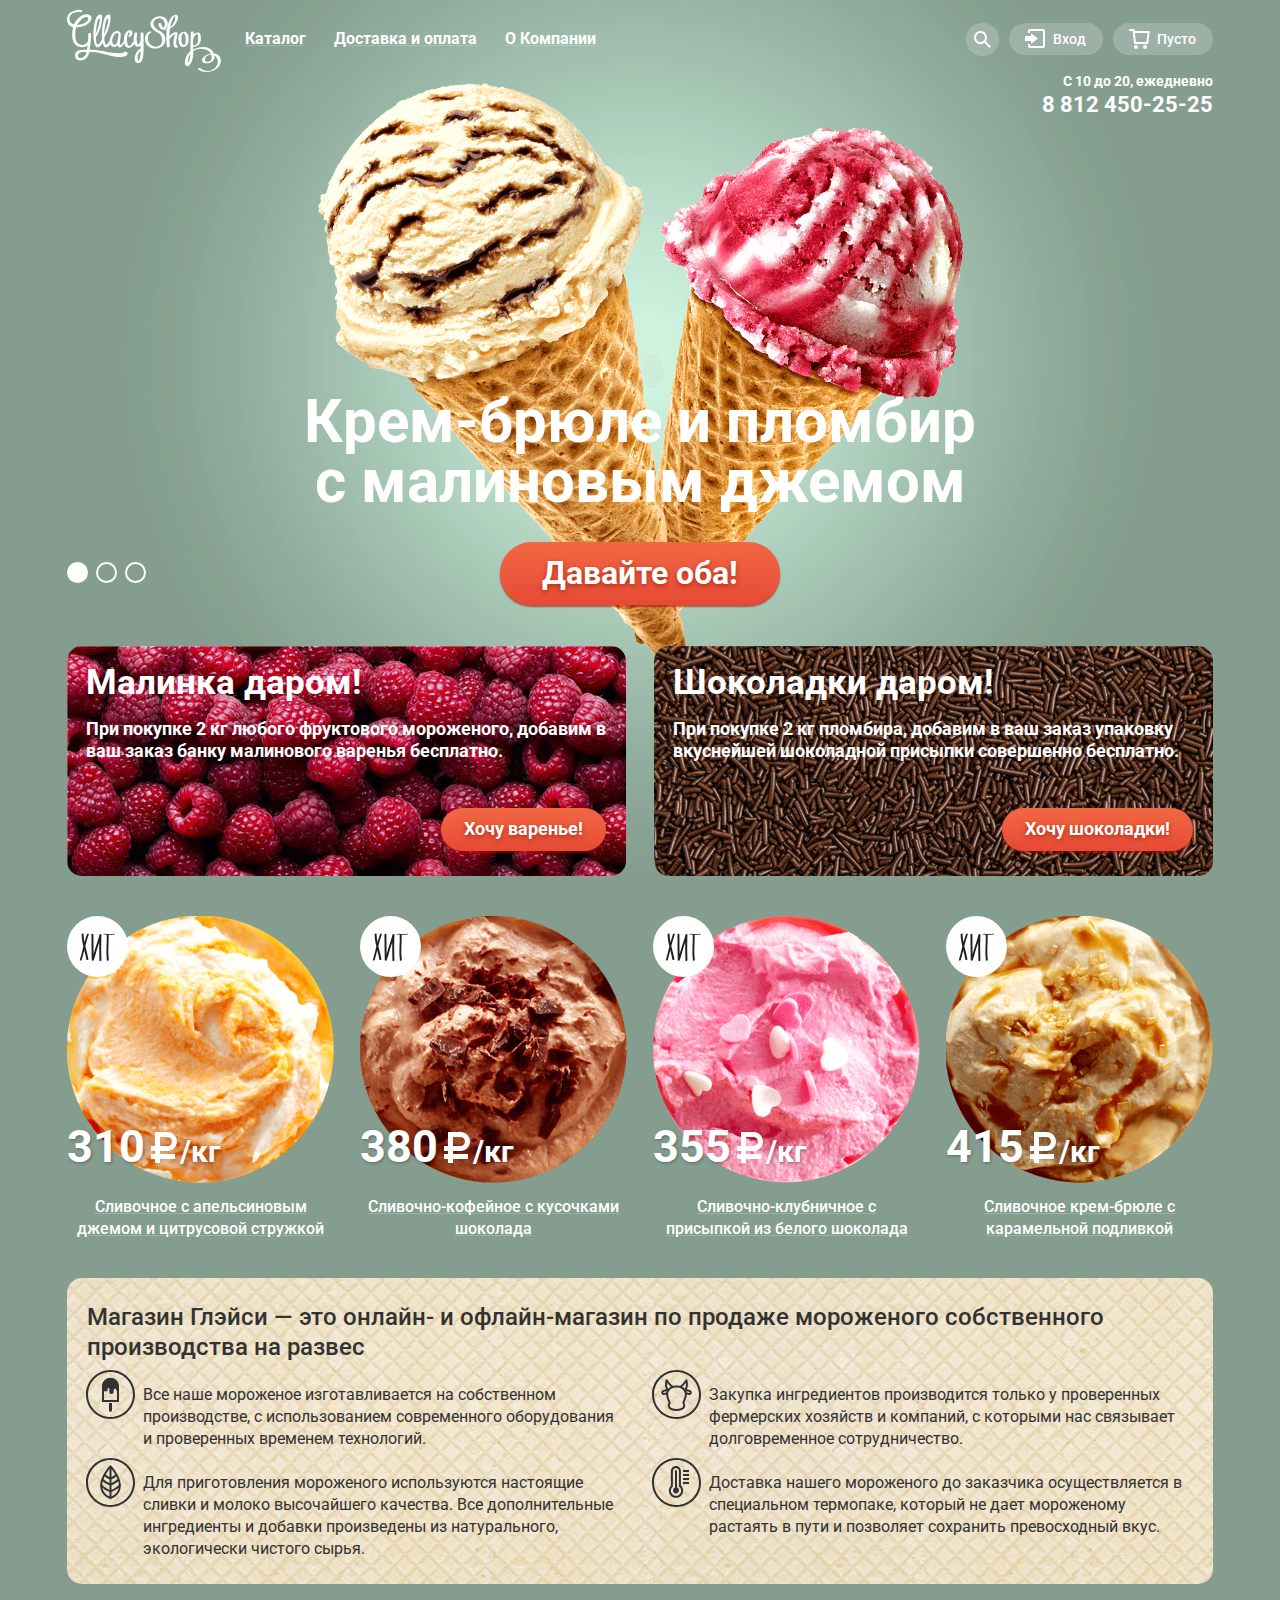
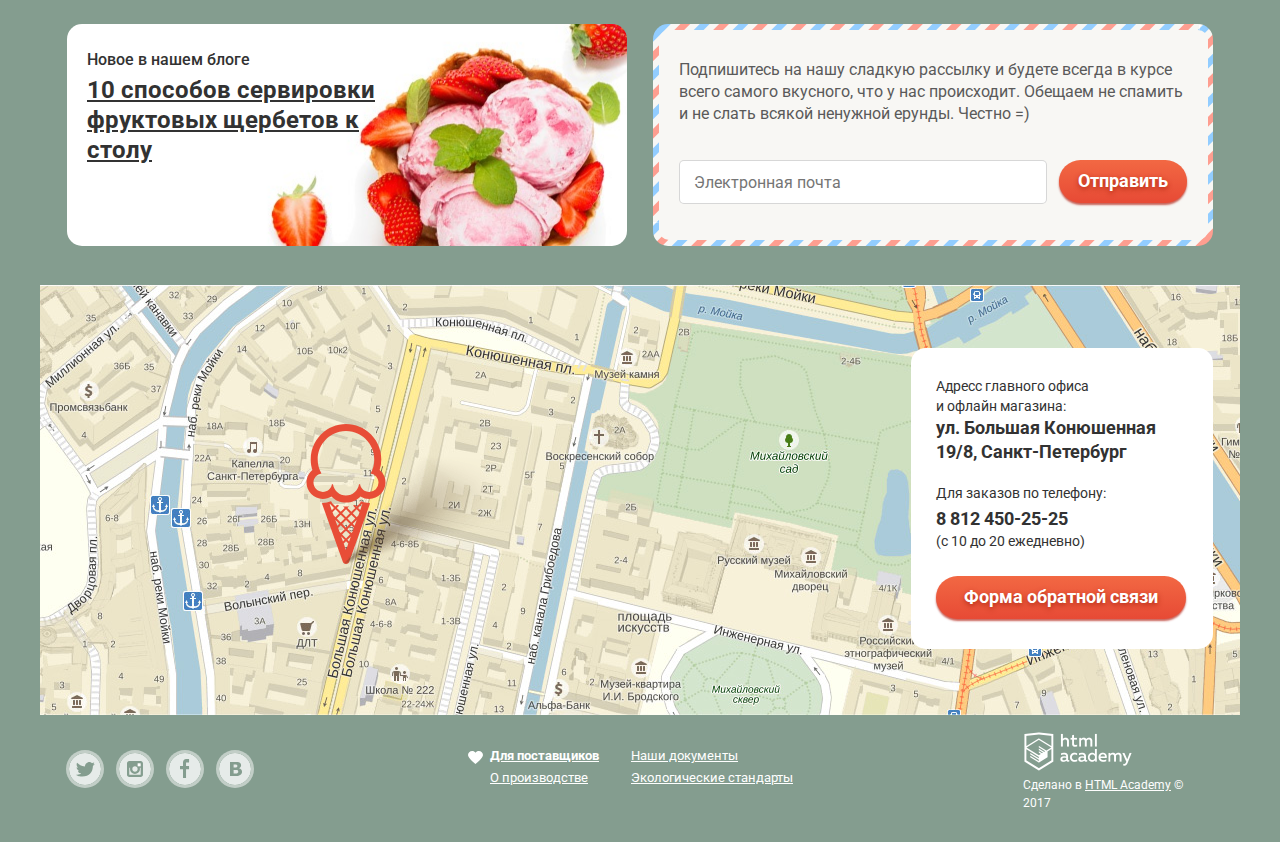
<file: index.html>
<!DOCTYPE html>
<html lang="ru">
  <head>
    <meta charset="utf-8">
    <title>HTML Academy: Глейси</title>
    <link href="https://fonts.googleapis.com/css?family=Roboto:400,500,700" rel="stylesheet">
    <link href="css/normalize-min.css" rel="stylesheet">
    <link href="css/style-min.css" rel="stylesheet">
  </head>
  <body>
    <input class="visually-hidden switch-slide-1" type="radio" id="switch-slide-1" name="switch" checked>
    <input class="visually-hidden switch-slide-2" type="radio" id="switch-slide-2" name="switch">
    <input class="visually-hidden switch-slide-3" type="radio" id="switch-slide-3" name="switch">

    <div class="site-wrapper">
      <header class="main-header container">

        <nav class="main-navigation">
          <a class="main-header-logo">
            <img src="img/logo-gllacy.svg" width="154" height="64" alt="Логотип GllacyShop">
          </a>

          <ul class="site-navigation">
            <li class="site-navigation-catalog">
              <a class="navigation-button" href="catalog.html">Каталог</a>
              <ul class="catalog-navigation">
                <li><a href="catalog-new.html">Новинки</a></li>
                <li><a href="catalog.html">Сливочное</a></li>
                <li><a href="catalog-sorbet.html">Щербеты</a></li>
                <li><a href="catalog-ice.html">Фруктовый лед</a></li>
                <li><a href="catalog-other.html">Мелорин</a></li>
              </ul>
            </li>
            <li><a class="navigation-button" href="#">Доставка и оплата</a></li>
            <li><a class="navigation-button" href="#">О Компании</a></li>
          </ul>

          <ul class="user-navigation">
            <li class="navigation-item-search">
              <a class="user-navigation-button search-button" href="#">
                <span class="visually-hidden">Поиск</span>
                <svg class="search-button-img" x="0px" y="0px" width="17px" height="17px" viewBox="0 0 17 17" enable-background="new 0 0 17 17" xml:space="preserve">
                	<path fill="#FFFFFF" d="M16.958,15.527L11.75,10.32C12.533,9.247,13,7.93,13,6.5C13,2.91,10.09,0,6.5,0S0,2.91,0,6.5
                		S2.91,13,6.5,13c1.438,0,2.763-0.473,3.839-1.263l5.205,5.204L16.958,15.527z M6.5,11C4.019,11,2,8.981,2,6.5S4.019,2,6.5,2
                		S11,4.019,11,6.5S8.981,11,6.5,11z"/>
                </svg>
              </a>
              <div class="navigation-search-form">
                <form class="search" method="get" action="https://echo.htmlacademy.ru">
                  <input type="search" class="nav-form search-form" name="nav-search" id="nav-search" placeholder="Что ищем?">
                  <label class="visually-hidden" for="nav-search">Что ищем?</label>
                </form>
              </div>
            </li>
            <li class="navigation-item-login">
              <a class="user-navigation-button login-batton" href="#">Вход
                <svg class="login-button-img" x="0px" y="0px" width="21px" height="19px" viewBox="0 0 21 19" enable-background="new 0 0 21 19" xml:space="preserve">
                	<polygon fill="#FFFFFF" points="6,14.875 12.917,9.5 6,4.125 6,7.042 -0.042,7.042 -0.042,11.959 6,11.959 	"/>
                	<path fill="#FFFFFF" d="M18,0H5C3.9,0,3,0.9,3,2v2h2V2h13v15H5v-2H3v2c0,1.1,0.9,2,2,2h13c1.1,0,2-0.9,2-2V2C20,0.9,19.1,0,18,0z"/>
                </svg>
              </a>
              <section class="navigation-login-form">
                <h2 class="visually-hidden">Войти</h2>
                <form class="login" method="get" action="https://echo.htmlacademy.ru">
                  <input type="email" class="nav-form login-form" name="login" id="login-login" placeholder="Электронная почта" required>
                  <label class="visually-hidden" for="login-login">Логин</label>

                  <input type="password" class="nav-form password-form" name="password" id="login-password" placeholder="Пароль" required>
                  <label class="visually-hidden" for="login-password">Пароль</label>

                  <button class="button login-button" type="button">Войти</button>
                  <p class="login-password-info">
                    <a href="#">Забыли пароль?</a>
                    <a href="#">Новая регистрация</a>
                  <p>
                </form>
              </section>
            </li>
            <li>
              <a class="user-navigation-button cart-batton" href="#">
                <span class="visually-hidden">Корзина</span>Пусто
              </a>
            </li>
          </ul>
        </nav>

        <div class="navigation-info">
          <p class="navigation-info-time">С 10 до 20, ежедневно</p>
          <a class="navigation-info-phone" href="tel:+78124502525">8 812 450-25-25</a>
        </div>

      </header>

      <main>
        <h1 class="visually-hidden">GllacyShop</h1>

        <section class="main-slider container">
          <h2 class="visually-hidden">Слайдер</h2>

          <div class="slider-controls">
            <label for="switch-slide-1">Первый</label>
            <label for="switch-slide-2">Второй</label>
            <label for="switch-slide-3">Третий</label>
          </div>

          <ul class="slider-list">
            <li class="slider-item slide slide-1" id="slide-1">
              <h3>Крем-брюле и пломбир с малиновым джемом</h3>
              <a class="button main-slider-button" href="catalog.html">Давайте оба!</a>
            </li>
            <li class="slider-item slide slide-2" id="slide-2">
              <h3>Шоколадный пломбир и лимонный сорбет</h3>
              <a class="button main-slider-button" href="catalog.html">Давайте оба!</a>
            </li>
            <li class="slider-item slide slide-3" id="slide-3">
              <h3>Пломбир с помадкой и клубничный щербет</h3>
              <a class="button main-slider-button" href="catalog.html">Давайте оба!</a>
            </li>
          </ul>
        </section>

        <section class="banner container">
          <div class="banner-item raspberry">
            <h3>Малинка даром!</h3>
            <p>При покупке 2 кг любого фруктового мороженого, добавим в ваш заказ банку малинового варенья бесплатно.</p>
            <a class="button banner-button" href="catalog.html">Хочу варенье!</a>
          </div>
          <div class="banner-item chocolate">
            <h3>Шоколадки даром!</h3>
            <p>При покупке 2 кг пломбира, добавим в ваш заказ упаковку вкуснейшей шоколадной присыпки совершенно бесплатно.</p>
            <a class="button banner-button" href="catalog.html">Хочу шоколадки!</a>
          </div>
        </section>

        <section class="catalog container">
          <h2 class="visually-hidden">Хиты</h2>
          <ul>
            <li class="main-catalog-item">
              <div class="catalog-item-body">
                <img class="catalog-item-image" src="img/product-1.png" width="267" height="267" alt="Сливочное с апельсиновым
                    джемом и цитрусовой стружкой">
                <p class="catalog-item-price">
                  <span class="price">310</span><span class="kilo">/кг</span>
                </p>
              </div>
              <a class="catalog-item-link" href="catalog.html">Сливочное с апельсиновым джемом и цитрусовой стружкой</a>
              <a class="button catalog-button" href="#">Быстрый просмотр</a>
            </li>
            <li class="main-catalog-item">
              <div class="catalog-item-body">
                <img class="catalog-item-image" src="img/product-2.png" width="267" height="267" alt="Сливочно-кофейное с
                    кусочками шоколада">
                <p class="catalog-item-price">
                  <span class="price">380</span><span class="kilo">/кг</span>
                </p>
              </div>
              <a class="catalog-item-link" href="catalog.html">Сливочно-кофейное с кусочками шоколада</a>
              <a class="button catalog-button" href="#">Быстрый просмотр</a>
            </li>
            <li class="main-catalog-item">
              <div class="catalog-item-body">
                <img class="catalog-item-image" src="img/product-3.png" width="267" height="267" alt="Сливочно-клубничное
                    с присыпкой из белого шоколада">
                <p class="catalog-item-price">
                  <span class="price">355</span><span class="kilo">/кг</span>
                </p>
              </div>
              <a class="catalog-item-link" href="catalog.html">Сливочно-клубничное с присыпкой из белого шоколада</a>
              <a class="button catalog-button" href="#">Быстрый просмотр</a>
            </li>
            <li class="main-catalog-item">
              <div class="catalog-item-body">
                <img class="catalog-item-image" src="img/product-4.png" width="267" height="267" alt="Сливочное крем-брюле
                    с карамельной подливкой">
                <p class="catalog-item-price">
                  <span class="price">415</span><span class="kilo">/кг</span>
                </p>
              </div>
              <a class="catalog-item-link" href="catalog.html">Сливочное крем-брюле с карамельной подливкой</a>
              <a class="button catalog-button" href="#">Быстрый просмотр</a>
            </li>
          </ul>
        </section>

        <section class="main-features container">
          <h2 class="visually-hidden">Особенности</h2>
          <h3>Магазин Глэйси — это онлайн- и офлайн-магазин по продаже мороженого собственного производства на развес</h3>
          <ul class="main-features-list">
            <li class="features-item features-item-1">
              Все наше мороженое изготавливается на собственном производстве, с использованием современного оборудования и
              проверенных временем технологий.
            </li>
            <li class="features-item features-item-2">
              Закупка ингредиентов производится только у проверенных фермерских хозяйств и компаний, с которыми нас связывает
              долговременное сотрудничество.
            </li>
            <li class="features-item features-item-3">
              Для приготовления мороженого используются настоящие сливки и молоко высочайшего качества. Все дополнительные
              ингредиенты и добавки произведены из натурального, экологически чистого сырья.
            </li>
            <li class="features-item features-item-4">
              Доставка нашего мороженого до заказчика осуществляется в специальном термопаке, который не дает мороженому растаять
              в пути и позволяет сохранить превосходный вкус.
            </li>
          </ul>
        </section>

        <div class="main-blog container">
          <section class="main-blog-item main-blog-preview">
            <h3>Новое в нашем блоге</h3>
            <a href="#">10 способов сервировки фруктовых щербетов к столу</a>
          </section>

          <section class="main-blog-item main-subscription">
            <div class="main-subscription-background">
              <h3 class="visually-hidden">Подписка</h3>
              <p>Подпишитесь на нашу сладкую рассылку и будете всегда в курсе всего самого вкусного, что у нас
                происходит. Обещаем не спамить и не слать всякой ненужной ерунды. Честно =)</p>
              <form class="login" method="get" action="https://echo.htmlacademy.ru">
                <input type="email" class="nav-form subscription-form" name="subscription-email" id="subscription-email" placeholder="Электронная почта" required>
                <label class="visually-hidden" for="subscription-email">Адресс электронной почты</label>
                <button class="button subscription-button" type="button">Отправить</button>
              </form>
            </div>
          </section>
        </div>

        <section class="main-map">
          <h2 class="visually-hidden">Карта</h2>
          <iframe src="https://yandex.ru/map-widget/v1/-/CBBqrGV60A">
          </iframe>
          <div class="main-map-container">
          <img src="img/map.jpg" width="1200" height="430" alt="Адрес главного офиса компании ул. Большая
            Конюшенная 19/8, Санкт-Петербург">
          <div class="main-map-info">
            <p class="map-info-adress">
              Адресс главного офиса <br> и офлайн магазина:<br>
              <span>ул. Большая Конюшенная<br>
              19/8, Санкт-Петербург</span>
            </p>
            <p class="map-info-phone">
              Для заказов по телефону:
              <span class="phone">8 812 450-25-25</span><br>
              (с 10 до 20 ежедневно)
            </p>
            <a class="button map-info-button" href="contacts.html">Форма обратной связи</a>
          </div>
        </div>
        </section>

      </main>
      <footer class="main-footer container">

        <ul class="footer-social">
          <li>
            <a class="social-button social-tw" href="#">
              <span class="visually-hidden">Twitter</span>
              <svg class="social-tw-icon" x="0px" y="0px" width="32px" height="32px" viewBox="0 0 32 32" enable-background="new 0 0 32 32" xml:space="preserve">
              	<path fill="#FFFFFF" d="M16,0C7.164,0,0,7.164,0,16c0,8.837,7.164,16,16,16c8.837,0,16-7.163,16-16C32,7.164,24.837,0,16,0z
              		 M23.944,12.809c-0.251,6.516-3.463,10.832-10.992,10.702c-0.14,0-0.205,0-0.233,0c-0.015,0-0.021,0-0.021,0
              		c-0.029,0-0.094,0-0.232,0c-0.447,0-4.543-0.443-5.344-1.823c2.479,0.19,4.247-0.406,5.12-1.136
              		c-1.048-0.289-2.923-0.461-3.251-2.848c0.384,0.104,0.618,0.221,1.299,0.113c-1.307-0.824-2.758-1.519-2.679-3.643
              		c0.311,0.317,1.164,0.518,1.46,0.457c-0.768-0.233-2.149-3.244-0.974-4.781c1.984,1.79,4.075,3.482,7.804,3.643
              		c0.227-2.214,1.24-3.699,3.168-4.325c1.84-0.479,3.255,0.26,3.901,1.138c0.737-0.224,1.453-0.466,2.193-0.685
              		c-0.004,0.833-0.569,1.463-0.935,1.709c0.747,0.165,1.423-0.475,1.423-0.475C25.467,11.818,24.557,12.58,23.944,12.809z"/>
              </svg>
            </a>
          </li>
          <li>
            <a class="social-button social-inst" href="#">
              <span class="visually-hidden">Instagram</span>
              <svg x="0px" y="0px" width="32px" height="32px" viewBox="0 0 32 32" enable-background="new 0 0 32 32" xml:space="preserve">
              	<path fill="#FFFFFF" d="M20.916,16c0,2.728-2.211,4.938-4.938,4.938S11.039,18.728,11.039,16c0-0.394,0.051-0.773,0.138-1.14
              		h-0.897v6.838h11.396V14.86h-0.897C20.865,15.227,20.916,15.606,20.916,16z"/>
              	<path fill="#FFFFFF" d="M15.978,18.659c1.466,0,2.659-1.193,2.659-2.659s-1.193-2.659-2.659-2.659
              		c-1.466,0-2.659,1.193-2.659,2.659S14.511,18.659,15.978,18.659z"/>
              	<rect x="18.637" y="10.302" fill="#FFFFFF" width="3.039" height="3.039"/>
              	<path fill="#FFFFFF" d="M16,0C7.164,0,0,7.164,0,16c0,8.837,7.164,16,16,16c8.837,0,16-7.163,16-16C32,7.164,24.837,0,16,0z
              		 M23.955,21.698c0,1.254-1.025,2.279-2.279,2.279H10.279C9.026,23.978,8,22.952,8,21.698V10.302c0-1.253,1.026-2.279,2.279-2.279
              		h11.396c1.254,0,2.279,1.026,2.279,2.279V21.698z"/>
              </svg>
            </a>
          </li>
          <li>
            <a class="social-button social-fb" href="#">
              <span class="visually-hidden">Facebook</span>
              <svg x="0px" y="0px" width="32px" height="32px" viewBox="0 0 32 32" enable-background="new 0 0 32 32" xml:space="preserve">
              <path fill="#FFFFFF" d="M16,0C7.164,0,0,7.163,0,16s7.164,16,16,16c8.837,0,16-7.164,16-16S24.837,0,16,0z M20.062,9.455h-3.021
              	v3.444h3.021v3.445h-3.021v8.61h-3.021v-8.61H11v-3.445h3.021V9.455c0-1.902,1.353-3.445,3.021-3.445h3.021V9.455z"/>
              </svg>
            </a>
          </li>
          <li>
            <a class="social-button social-vk" href="#">
              <span class="visually-hidden">ВКонтакте</span>
              <svg x="0px" y="0px" width="32px" height="32px" viewBox="0 0 32 32" enable-background="new 0 0 32 32" xml:space="preserve">
              	<path fill="#FFFFFF" d="M16.637,14.495c0.402-0.019,0.719-0.082,0.951-0.188c0.326-0.145,0.54-0.33,0.641-0.559
              		c0.101-0.229,0.15-0.496,0.15-0.797c0-0.232-0.058-0.465-0.174-0.697c-0.116-0.232-0.322-0.405-0.617-0.517
              		c-0.264-0.1-0.592-0.155-0.984-0.165c-0.392-0.009-0.943-0.014-1.652-0.014h-0.339v2.965h0.565
              		C15.749,14.523,16.235,14.514,16.637,14.495z"/>
              	<path fill="#FFFFFF" d="M18.118,17.084c-0.282-0.081-0.672-0.125-1.166-0.132c-0.494-0.006-1.012-0.009-1.55-0.009h-0.79v3.493
              		h0.264c1.014,0,1.74-0.003,2.18-0.009c0.438-0.007,0.843-0.088,1.212-0.245c0.377-0.157,0.633-0.364,0.774-0.625
              		s0.214-0.562,0.214-0.9c0-0.446-0.088-0.788-0.261-1.03C18.825,17.386,18.531,17.204,18.118,17.084z"/>
              	<path fill="#FFFFFF" d="M16,0C7.164,0,0,7.164,0,16c0,8.837,7.164,16,16,16c8.837,0,16-7.163,16-16C32,7.164,24.837,0,16,0z
              		 M22.602,20.531c-0.273,0.533-0.646,0.976-1.124,1.327c-0.552,0.415-1.161,0.71-1.823,0.886s-1.501,0.264-2.519,0.264h-6.121V8.987
              		h5.443c1.13,0,1.957,0.038,2.48,0.113c0.524,0.076,1.045,0.242,1.561,0.5c0.533,0.27,0.929,0.632,1.189,1.087
              		c0.26,0.455,0.392,0.975,0.392,1.558c0,0.678-0.179,1.278-0.536,1.795c-0.358,0.518-0.863,0.92-1.517,1.208v0.075
              		c0.917,0.182,1.642,0.559,2.179,1.13c0.537,0.571,0.807,1.325,0.807,2.261C23.013,19.392,22.875,19.997,22.602,20.531z"/>
              </svg>
            </a>
          </li>
        </ul>

        <div class="footer-info">
          <ul class="footer-info-list">
            <li><a class="info-link current" href="#">Для поставщиков</a></li>
            <li><a class="info-link" href="#">О производстве</a></li>
          </ul>
          <ul class="footer-info-list">
            <li><a class="info-link" href="#">Наши документы</a></li>
            <li><a class="info-link" href="#">Экологические стандарты</a></li>
          </ul>
        </div>

        <div class="footer-copyright">
          <a class="copyright-logo" href="https://htmlacademy.ru/intensive/htmlcss">
            <img src="img/logo-htmlacademy-small.png" width="108" height="39" alt="Логотип HTML Academy">
          </a>
          <p class="copyright-info">
            Сделано в <a href="https://htmlacademy.ru/intensive/htmlcss">HTML Academy</a> &copy; 2017
          </p>
        </div>
      </footer>

      <section class="modal-feedback">
        <h2>Мы обязательно вам ответим!</h2>
        <form class="feedback" method="post" action="https://echo.htmlacademy.ru">
          <p>
            <input type="text" class="nav-form name-form" name="login" id="feedback-login" placeholder="Как вас зовут?">
            <label class="visually-hidden" for="feedback-login">Имя</label>
          </p>
          <p>
            <input type="email" class="nav-form email-form" name="email" id="feedback-password" placeholder="Ваша почта для ответа?">
            <label class="visually-hidden" for="feedback-password">Адресс электронной почты</label>
          </p>
          <p>
            <textarea class="nav-form question-form" name="question" id="feedback-question" placeholder="Напишите что-нибудь..."></textarea>
            <label class="visually-hidden" for="feedback-question">Текст сообщения</label>
          </p>
          <button class="button feedback-button" type="submit">Отправить</button>
          <button class="modal-close" type="button">Закрыть</button>
        </form>
      </section>

      <div class="modal-overlay"></div>

    </div>

    <script src="js/script-min.js"></script>

  </body>
</html>
</file>
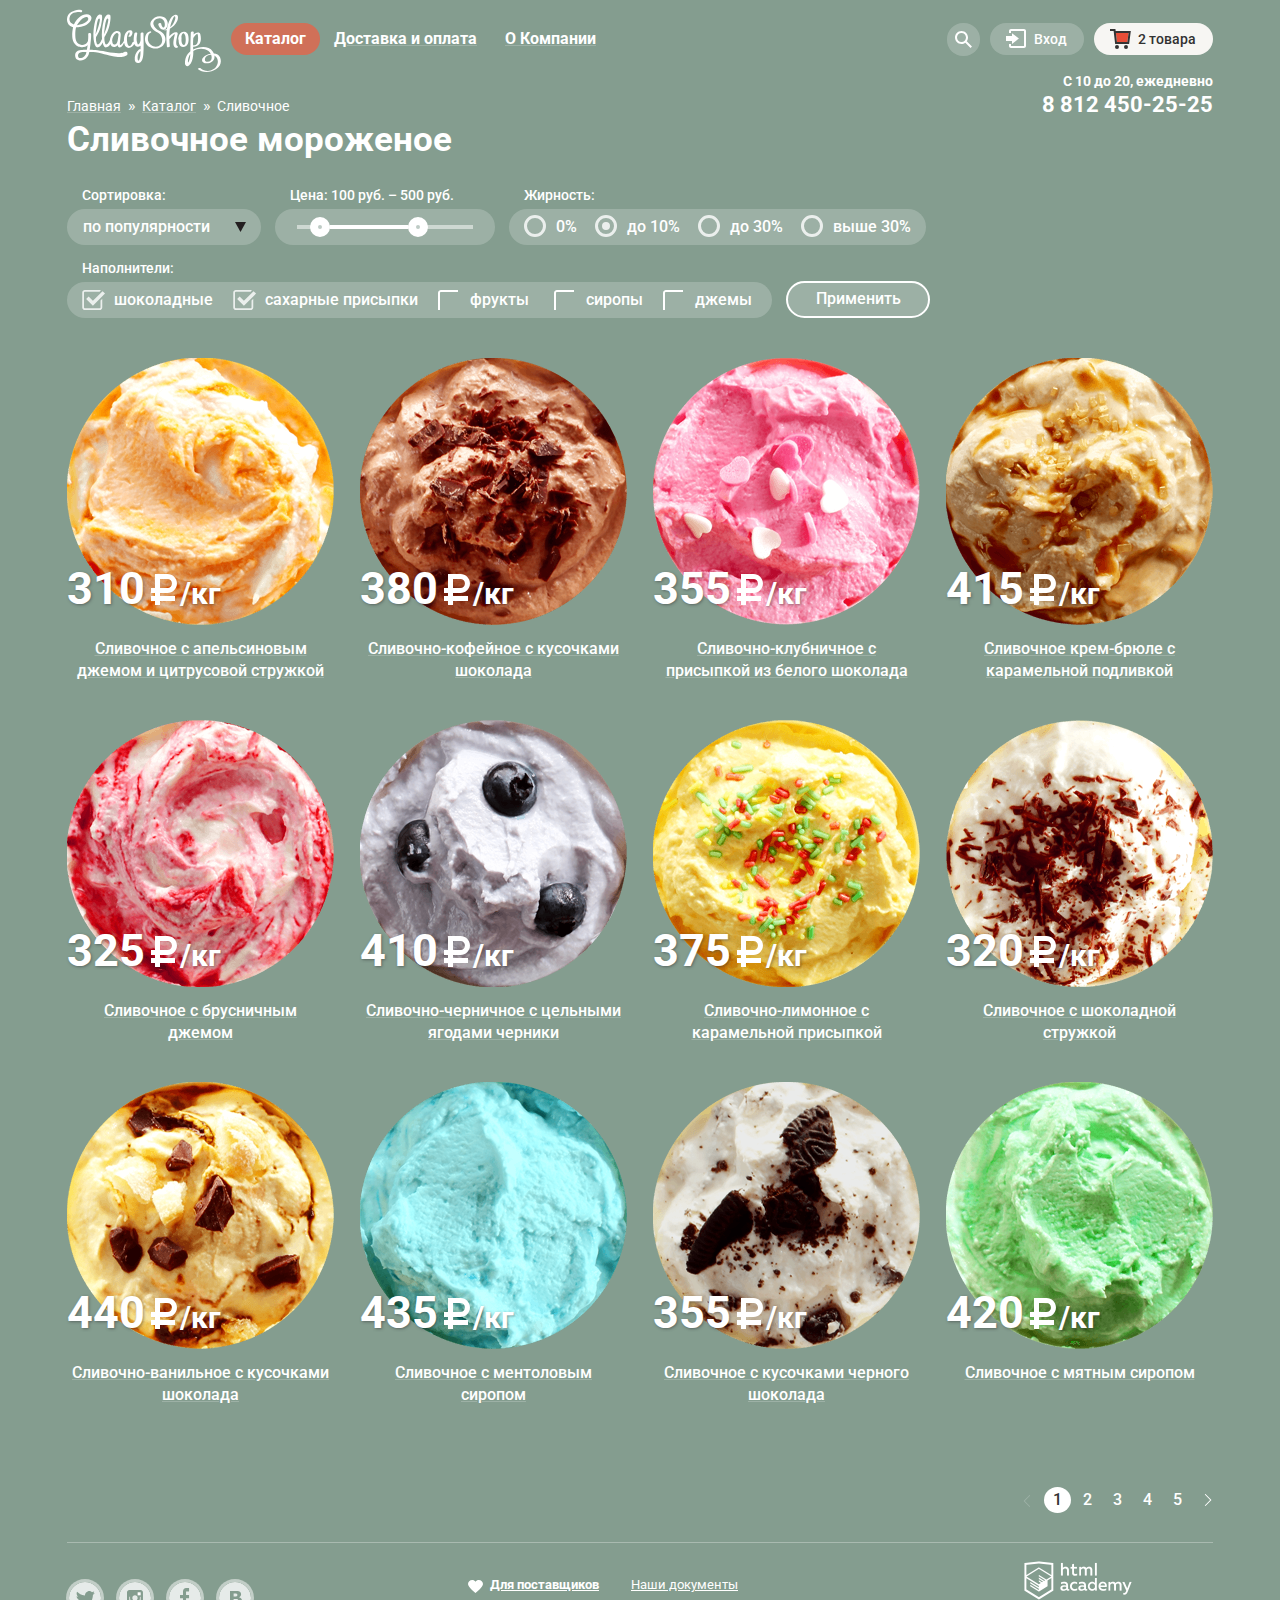
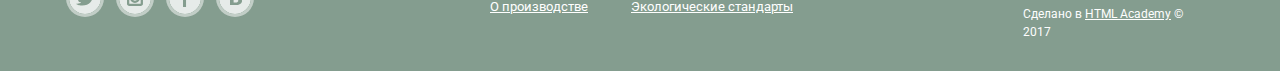
<file: catalog.html>
<!DOCTYPE html>
<html lang="ru">
  <head>
    <meta charset="utf-8">
    <title>HTML Academy: Глейси</title>
    <link href="https://fonts.googleapis.com/css?family=Roboto:400,500,700" rel="stylesheet">
    <link href="css/normalize.css" rel="stylesheet">
    <link href="css/style.css" rel="stylesheet">
  </head>
  <body class="catalog-page">

      <header class="main-header container">
        <nav class="main-navigation">
          <a class="main-header-logo" href="index.html">
            <img src="img/logo-gllacy.svg" width="154" height="64" alt="Логотип GllacyShop">
          </a>
          <ul class="site-navigation">
            <li class="site-navigation-catalog">
              <a class="navigation-button navigation-button-current">Каталог</a>
              <ul class="catalog-navigation">
                <li><a href="catalog-new.html">Новинки</a></li>
                <li class="current"><a>Сливочное</a></li>
                <li><a href="catalog-sorbet.html">Щербеты</a></li>
                <li><a href="catalog-ice.html">Фруктовый лед</a></li>
                <li><a href="catalog-other.html">Мелорин</a></li>
              </ul>
            </li>
            <li>
              <a class="navigation-button" href="#">Доставка и оплата</a>
            </li>
            <li>
              <a class="navigation-button" href="#">О Компании</a>
            </li>
          </ul>

          <ul class="user-navigation">
            <li class="navigation-item-search">
              <a class="user-navigation-button search-button" href="#">
                <span class="visually-hidden">Поиск</span>
                <svg class="search-button-img" x="0px" y="0px" width="17px" height="17px" viewBox="0 0 17 17" enable-background="new 0 0 17 17" xml:space="preserve">
                	<path fill="#FFFFFF" d="M16.958,15.527L11.75,10.32C12.533,9.247,13,7.93,13,6.5C13,2.91,10.09,0,6.5,0S0,2.91,0,6.5
                		S2.91,13,6.5,13c1.438,0,2.763-0.473,3.839-1.263l5.205,5.204L16.958,15.527z M6.5,11C4.019,11,2,8.981,2,6.5S4.019,2,6.5,2
                		S11,4.019,11,6.5S8.981,11,6.5,11z"/>
                </svg>
              </a>
              <div class="navigation-search-form">
                <form class="search" method="get" action="https://echo.htmlacademy.ru">
                  <label class="visually-hidden" for="nav-search">Что ищем?</label>
                  <input type="search" class="nav-form search-form" name="nav-search" id="nav-search" placeholder="Что ищем?">
                </form>
              </div>
            </li>
            <li class="navigation-item-login">
              <a class="user-navigation-button login-batton" href="#">Вход
                <svg class="login-button-img" x="0px" y="0px" width="21px" height="19px" viewBox="0 0 21 19" enable-background="new 0 0 21 19" xml:space="preserve">
                	<polygon fill="#FFFFFF" points="6,14.875 12.917,9.5 6,4.125 6,7.042 -0.042,7.042 -0.042,11.959 6,11.959 	"/>
                	<path fill="#FFFFFF" d="M18,0H5C3.9,0,3,0.9,3,2v2h2V2h13v15H5v-2H3v2c0,1.1,0.9,2,2,2h13c1.1,0,2-0.9,2-2V2C20,0.9,19.1,0,18,0z"/>
                </svg>
              </a>
              <section class="navigation-login-form">
                <h2 class="visually-hidden">Войти</h2>
                <form class="login" method="get" action="https://echo.htmlacademy.ru">
                  <label class="visually-hidden" for="login-login">Логин</label>
                  <input type="email" class="nav-form login-form" name="login" id="login-login" placeholder="Электронная почта" required>

                  <label class="visually-hidden" for="login-password">Пароль</label>
                  <input type="password" class="nav-form password-form" name="password" id="login-password" placeholder="Пароль" required>

                  <button class="button login-button" type="button">Войти</button>
                  <p class="login-password-info">
                    <a href="#">Забыли пароль?</a>
                    <a href="#">Новая регистрация</a>
                  <p>
                </form>
              </section>
            </li>
            <li class="user-navigation-cart">
              <a class="user-navigation-button cart-batton" href="#">
                <span class="visually-hidden">Корзина</span>2 товара
              </a>
              <div class="cart">
                <table class="cart-contents">
                  <tr>
                    <td>
                      <button class="delete-button" type="button"><span class="visually-hidden">Удалить</span></button>
                    </td>
                    <td>
                      <img src="img/product-1-small.png" width="33" height="33" alt="Пломбир с апельсиновым
                        джемом">
                    </td>
                    <td>Пломбир с апельсиновым джемом</td>
                    <td>1,5 кг х <span class="cart-price">200 руб.</span></td>
                    <td>300 руб.</td>
                  </tr>
                  <tr>
                    <td>
                      <button class="delete-button" type="button"><span class="visually-hidden">Удалить</span></button>
                    </td>
                    <td>
                      <img src="img/product-3-small.png" width="33" height="33" alt="Клубничный пломбир с
                        присыпкой из белого шоколада">
                    </td>
                    <td>Клубничный пломбир с присыпкой из белого шоколада
                    </td>
                    <td class="price">1,5 кг х <span class="cart-price">300 руб.</span></td>
                    <td class="price">450 руб.</td>
                  </tr>
                </table>
                <p class="total-price">Итого: 750 руб.</p>
                <a class="button cart-close-button" href="#">Оформить заказ</a>
              </div>
            </li>
          </ul>
        </nav>

        <div class="catalog-page-menu">
          <ul class="breadcrumbs">
            <li><a href="index.html">Главная</a></li>
            <li><a href="catalog.html">Каталог</a></li>
            <li class="breadcrumbs-current"><a>Сливочное</a></li>
          </ul>

          <div class="navigation-info">
            <p class="navigation-info-time">С 10 до 20, ежедневно</p>
            <a class="navigation-info-phone" href="tel:+78124502525">8 812 450-25-25</a>
          </div>
        </div>

      </header>

      <main class="container">
        <section class="filters container">
          <h1>Сливочное мороженое</h1>
          <h2 class="visually-hidden">Фильтр товаров</h2>
          <form class="filter" method="get" action="https://echo.htmlacademy.ru">

            <fieldset class="filter-item filter-item-sort">
              <legend>Сортировка:</legend>
              <select class="filter-sort" name="sort">
                <option value="popular" selected>по популярности</option>
                <option value="cheap">сначала недорогие</option>
                <option value="expensive">сначала дорогие</option>
                <option value="fat">по жирности</option>
              </select>
            </fieldset>

            <fieldset class="filter-item filter-item-price">
              <legend>Цена: 100 руб. – 500 руб.</legend>
              <div class="filter-price">
                <div class="scale">
                  <div class="bar"></div>
                </div>
                <div class="range-toggle range-toggle-min"></div>
                <div class="range-toggle range-toggle-max"></div>
              </div>
              <input class="visually-hidden" type="range" min="100" max="500" step="10">
            </fieldset>

            <fieldset class="filter-item filter-item-fat">
              <legend>Жирность:</legend>
              <ul class="filter-fat">
                <li>
                  <input class="visually-hidden filter-input filter-input-radio" type="radio"
                    name="fat-content" value="0" id="fat-zero">
                  <label for="fat-zero">0%</label>
                </li>
                <li>
                  <input class="visually-hidden filter-input filter-input-radio" type="radio"
                    name="fat-content" value="<10" id="fat-ten" checked>
                  <label for="fat-ten">до 10%</label>
                </li>
                <li>
                  <input class="visually-hidden filter-input filter-input-radio" type="radio"
                    name="fat-content" value="<30" id="fat-thirty">
                  <label for="fat-thirty">до 30%</label>
                </li>
                <li>
                  <input class="visually-hidden filter-input filter-input-radio" type="radio"
                    name="fat-content" value=">30" id="fat-more">
                  <label for="fat-more">выше 30%</label>
                </li>
              </ul>
            </fieldset>

            <fieldset class="filter-item filter-item-additive">
              <legend>Наполнители:</legend>
              <ul class="filter-additive">
                <li>
                  <input class="visually-hidden filter-input filter-input-checkbox" type="checkbox"
                    name="chocolate" id="filter-chocolate" checked>
                  <label for="filter-chocolate">шоколадные</label>
                </li>
                <li>
                  <input class="visually-hidden filter-input filter-input-checkbox" type="checkbox"
                    name="sugar-powder" id="filter-sugar-powder" checked>
                  <label for="filter-sugar-powder">сахарные присыпки</label>
                </li>
                <li>
                  <input class="visually-hidden filter-input filter-input-checkbox" type="checkbox"
                    name="fruits" id="filter-fruits">
                  <label for="filter-fruits">фрукты</label>
                </li>
                <li>
                  <input class="visually-hidden filter-input filter-input-checkbox" type="checkbox"
                    name="syrups" id="filter-syrups">
                  <label for="filter-syrups">сиропы</label>
                </li>
                <li>
                  <input class="visually-hidden filter-input filter-input-checkbox" type="checkbox"
                    name="jams" id="filter-jams">
                  <label for="filter-jams">джемы</label>
                </li>
              </ul>
            </fieldset>

            <button type="submit" class="filter-button">Применить</button>

          </form>
        </section>

        <section class="catalog container">
          <h2 class="visually-hidden">Виды мороженого</h2>
          <ul class="catalog-list">
            <li class="catalog-item">
              <div class="catalog-item-body">
                <img src="img/product-1.png" width="267" height="267" alt="Сливочное с апельсиновым джемом и цитрусовой стружкой">
                <p class="catalog-item-price">
                  <span class="price">310</span><span class="kilo">/кг</span>
                </p>
              </div>
              <a class="catalog-item-link" href="catalog.html">Сливочное с апельсиновым джемом и цитрусовой стружкой</a>
              <a class="button catalog-button" href="#">Быстрый просмотр</a>
            </li>
            <li class="catalog-item">
              <div class="catalog-item-body">
                <img src="img/product-2.png" width="267" height="267" alt="Сливочно-кофейное с кусочками шоколада">
                <p class="catalog-item-price">
                  <span class="price">380</span><span class="kilo">/кг</span>
                </p>
              </div>
              <a class="catalog-item-link" href="catalog.html">Сливочно-кофейное с кусочками шоколада</a>
              <a class="button catalog-button" href="#">Быстрый просмотр</a>
            </li>
            <li class="catalog-item">
              <div class="catalog-item-body">
                <img src="img/product-3.png" width="267" height="267" alt="Сливочно-клубничное с присыпкой из белого шоколада">
                <p class="catalog-item-price">
                  <span class="price">355</span><span class="kilo">/кг</span>
                </p>
              </div>
              <a class="catalog-item-link" href="catalog.html">Сливочно-клубничное с присыпкой из белого шоколада</a>
              <a class="button catalog-button" href="#">Быстрый просмотр</a>
            </li>
            <li class="catalog-item">
              <div class="catalog-item-body">
                <img src="img/product-4.png" width="267" height="267" alt="Сливочное крем-брюле с карамельной подливкой">
                <p class="catalog-item-price">
                  <span class="price">415</span><span class="kilo">/кг</span>
                </p>
              </div>
              <a class="catalog-item-link" href="catalog.html">Сливочное крем-брюле с карамельной подливкой</a>
              <a class="button catalog-button" href="#">Быстрый просмотр</a>
            </li>
            <li class="catalog-item">
              <div class="catalog-item-body">
                <img src="img/product-5.png" width="267" height="267" alt="Сливочное с брусничным джемом">
                <p class="catalog-item-price">
                  <span class="price">325</span><span class="kilo">/кг</span>
                </p>
              </div>
              <a  class="catalog-item-link" href="catalog.html">Сливочное с брусничным джемом</a>
              <a class="button catalog-button" href="#">Быстрый просмотр</a>
            </li>
            <li class="catalog-item">
              <div class="catalog-item-body">
                <img src="img/product-6.png" width="267" height="267" alt="Сливочно-черничное с цельными ягодами черники">
                <p class="catalog-item-price">
                  <span class="price">410</span><span class="kilo">/кг</span>
                </p>
              </div>
              <a class="catalog-item-link" href="catalog.html">Сливочно-черничное с цельными ягодами черники</a>
              <a class="button catalog-button" href="#">Быстрый просмотр</a>
            </li>
            <li class="catalog-item">
              <div class="catalog-item-body">
                <img src="img/product-7.png" width="267" height="267" alt="Сливочно-лимонное с карамельной присыпкой">
                <p class="catalog-item-price">
                  <span class="price">375</span><span class="kilo">/кг</span>
                </p>
              </div>
              <a class="catalog-item-link" href="catalog.html">Сливочно-лимонное с карамельной присыпкой</a>
              <a class="button catalog-button" href="#">Быстрый просмотр</a>
            </li>
            <li class="catalog-item">
              <div class="catalog-item-body">
                <img src="img/product-8.png" width="267" height="267" alt="Сливочное с шоколадной стружкой">
                <p class="catalog-item-price">
                  <span class="price">320</span><span class="kilo">/кг</span>
                </p>
              </div>
              <a class="catalog-item-link" href="catalog.html">Сливочное с шоколадной стружкой</a>
              <a class="button catalog-button" href="#">Быстрый просмотр</a>
            </li>
            <li class="catalog-item">
              <div class="catalog-item-body">
                <img src="img/product-9.png" width="267" height="267" alt="Сливочно-ванильное с кусочками шоколада">
                <p class="catalog-item-price">
                  <span class="price">440</span><span class="kilo">/кг</span>
                </p>
              </div>
              <a class="catalog-item-link" href="catalog.html">Сливочно-ванильное с кусочками шоколада</a>
              <a class="button catalog-button" href="#">Быстрый просмотр</a>
            </li>
            <li class="catalog-item">
              <div class="catalog-item-body">
                <img src="img/product-10.png" width="267" height="267" alt="Сливочное с ментоловым сиропом">
                <p class="catalog-item-price">
                  <span class="price">435</span><span class="kilo">/кг</span>
                </p>
              </div>
              <a class="catalog-item-link" href="catalog.html">Сливочное с ментоловым сиропом</a>
              <a class="button catalog-button" href="#">Быстрый просмотр</a>
            </li>
            <li class="catalog-item">
              <div class="catalog-item-body">
                <img src="img/product-11.png" width="267" height="267" alt="Сливочное с кусочками черного шоколада">
                <p class="catalog-item-price">
                  <span class="price">355</span><span class="kilo">/кг</span>
                </p>
              </div>
              <a class="catalog-item-link" href="catalog.html">Сливочное с кусочками черного шоколада</a>
              <a class="button catalog-button" href="#">Быстрый просмотр</a>
            </li>
            <li class="catalog-item">
              <div class="catalog-item-body">
                <img src="img/product-12.png" width="267" height="267" alt="Сливочное с мятным сиропом">
                <p class="catalog-item-price">
                  <span class="price">420</span><span class="kilo">/кг</span>
                </p>
              </div>
              <a class="catalog-item-link" href="catalog.html">Сливочное с мятным сиропом</a>
              <a class="button catalog-button" href="#">Быстрый просмотр</a>
            </li>
          </ul>
        </section>

        <div class="catalog-pagination container">
          <a class="catalog-link-prev catalog-link-blocked">
            <span class="visually-hidden">Назад</span>
            <svg width="8" height="12" viewBox="0 0 8 12">
              <path fill="#FFFFFF" d="M7.237 5.642L1.73.132c-.2-.197-.52-.197-.717 0s-.198.52 0 .717L6.163 6l-5.15 5.15c-.2.198-.2.52 0 .717.098.1.228.148.357.148.13 0 .26-.05.358-.148l5.51-5.51c.198-.197.198-.517 0-.715z"/>
            </svg>
          </a>
          <a class="pagination-item pagination-item-current">1</a>
          <a class="pagination-item" href="#">2</a>
          <a class="pagination-item" href="#">3</a>
          <a class="pagination-item" href="#">4</a>
          <a class="pagination-item" href="#">5</a>
          <a class="catalog-link-next" href="catalog.html">
            <span class="visually-hidden">Вперед</span>
            <svg width="8" height="12" viewBox="0 0 8 12">
              <path fill="#FFFFFF" d="M7.237 5.642L1.73.132c-.2-.197-.52-.197-.717 0s-.198.52 0 .717L6.163 6l-5.15 5.15c-.2.198-.2.52 0 .717.098.1.228.148.357.148.13 0 .26-.05.358-.148l5.51-5.51c.198-.197.198-.517 0-.715z"/>
            </svg>
          </a>
        </div>

      </main>
      <footer class="main-footer container">

        <ul class="footer-social">
          <li>
            <a class="social-button social-tw" href="#">
              <span class="visually-hidden">Twitter</span>
              <svg class="social-tw-icon" x="0px" y="0px" width="32px" height="32px" viewBox="0 0 32 32" enable-background="new 0 0 32 32" xml:space="preserve">
              	<path fill="#FFFFFF" d="M16,0C7.164,0,0,7.164,0,16c0,8.837,7.164,16,16,16c8.837,0,16-7.163,16-16C32,7.164,24.837,0,16,0z
              		 M23.944,12.809c-0.251,6.516-3.463,10.832-10.992,10.702c-0.14,0-0.205,0-0.233,0c-0.015,0-0.021,0-0.021,0
              		c-0.029,0-0.094,0-0.232,0c-0.447,0-4.543-0.443-5.344-1.823c2.479,0.19,4.247-0.406,5.12-1.136
              		c-1.048-0.289-2.923-0.461-3.251-2.848c0.384,0.104,0.618,0.221,1.299,0.113c-1.307-0.824-2.758-1.519-2.679-3.643
              		c0.311,0.317,1.164,0.518,1.46,0.457c-0.768-0.233-2.149-3.244-0.974-4.781c1.984,1.79,4.075,3.482,7.804,3.643
              		c0.227-2.214,1.24-3.699,3.168-4.325c1.84-0.479,3.255,0.26,3.901,1.138c0.737-0.224,1.453-0.466,2.193-0.685
              		c-0.004,0.833-0.569,1.463-0.935,1.709c0.747,0.165,1.423-0.475,1.423-0.475C25.467,11.818,24.557,12.58,23.944,12.809z"/>
              </svg>
            </a>
          </li>
          <li>
            <a class="social-button social-inst" href="#">
              <span class="visually-hidden">Instagram</span>
              <svg x="0px" y="0px" width="32px" height="32px" viewBox="0 0 32 32" enable-background="new 0 0 32 32" xml:space="preserve">
              	<path fill="#FFFFFF" d="M20.916,16c0,2.728-2.211,4.938-4.938,4.938S11.039,18.728,11.039,16c0-0.394,0.051-0.773,0.138-1.14
              		h-0.897v6.838h11.396V14.86h-0.897C20.865,15.227,20.916,15.606,20.916,16z"/>
              	<path fill="#FFFFFF" d="M15.978,18.659c1.466,0,2.659-1.193,2.659-2.659s-1.193-2.659-2.659-2.659
              		c-1.466,0-2.659,1.193-2.659,2.659S14.511,18.659,15.978,18.659z"/>
              	<rect x="18.637" y="10.302" fill="#FFFFFF" width="3.039" height="3.039"/>
              	<path fill="#FFFFFF" d="M16,0C7.164,0,0,7.164,0,16c0,8.837,7.164,16,16,16c8.837,0,16-7.163,16-16C32,7.164,24.837,0,16,0z
              		 M23.955,21.698c0,1.254-1.025,2.279-2.279,2.279H10.279C9.026,23.978,8,22.952,8,21.698V10.302c0-1.253,1.026-2.279,2.279-2.279
              		h11.396c1.254,0,2.279,1.026,2.279,2.279V21.698z"/>
              </svg>

            </a>
          </li>
          <li>
            <a class="social-button social-fb" href="#">
              <span class="visually-hidden">Facebook</span>
              <svg x="0px" y="0px" width="32px" height="32px" viewBox="0 0 32 32" enable-background="new 0 0 32 32" xml:space="preserve">
              <path fill="#FFFFFF" d="M16,0C7.164,0,0,7.163,0,16s7.164,16,16,16c8.837,0,16-7.164,16-16S24.837,0,16,0z M20.062,9.455h-3.021
              	v3.444h3.021v3.445h-3.021v8.61h-3.021v-8.61H11v-3.445h3.021V9.455c0-1.902,1.353-3.445,3.021-3.445h3.021V9.455z"/>
              </svg>
            </a>
          </li>
          <li>
            <a class="social-button social-vk" href="#">
              <span class="visually-hidden">ВКонтакте</span>
              <svg x="0px" y="0px" width="32px" height="32px" viewBox="0 0 32 32" enable-background="new 0 0 32 32" xml:space="preserve">
              	<path fill="#FFFFFF" d="M16.637,14.495c0.402-0.019,0.719-0.082,0.951-0.188c0.326-0.145,0.54-0.33,0.641-0.559
              		c0.101-0.229,0.15-0.496,0.15-0.797c0-0.232-0.058-0.465-0.174-0.697c-0.116-0.232-0.322-0.405-0.617-0.517
              		c-0.264-0.1-0.592-0.155-0.984-0.165c-0.392-0.009-0.943-0.014-1.652-0.014h-0.339v2.965h0.565
              		C15.749,14.523,16.235,14.514,16.637,14.495z"/>
              	<path fill="#FFFFFF" d="M18.118,17.084c-0.282-0.081-0.672-0.125-1.166-0.132c-0.494-0.006-1.012-0.009-1.55-0.009h-0.79v3.493
              		h0.264c1.014,0,1.74-0.003,2.18-0.009c0.438-0.007,0.843-0.088,1.212-0.245c0.377-0.157,0.633-0.364,0.774-0.625
              		s0.214-0.562,0.214-0.9c0-0.446-0.088-0.788-0.261-1.03C18.825,17.386,18.531,17.204,18.118,17.084z"/>
              	<path fill="#FFFFFF" d="M16,0C7.164,0,0,7.164,0,16c0,8.837,7.164,16,16,16c8.837,0,16-7.163,16-16C32,7.164,24.837,0,16,0z
              		 M22.602,20.531c-0.273,0.533-0.646,0.976-1.124,1.327c-0.552,0.415-1.161,0.71-1.823,0.886s-1.501,0.264-2.519,0.264h-6.121V8.987
              		h5.443c1.13,0,1.957,0.038,2.48,0.113c0.524,0.076,1.045,0.242,1.561,0.5c0.533,0.27,0.929,0.632,1.189,1.087
              		c0.26,0.455,0.392,0.975,0.392,1.558c0,0.678-0.179,1.278-0.536,1.795c-0.358,0.518-0.863,0.92-1.517,1.208v0.075
              		c0.917,0.182,1.642,0.559,2.179,1.13c0.537,0.571,0.807,1.325,0.807,2.261C23.013,19.392,22.875,19.997,22.602,20.531z"/>
              </svg>
            </a>
          </li>
        </ul>

        <div class="footer-info">
          <ul class="footer-info-list">
            <li><a class="info-link current" href="#">Для поставщиков</a></li>
            <li><a class="info-link" href="#">О производстве</a></li>
          </ul>
          <ul class="footer-info-list">
            <li><a class="info-link" href="#">Наши документы</a></li>
            <li><a class="info-link" href="#">Экологические стандарты</a></li>
          </ul>
        </div>

        <div class="footer-copyright">
          <a class="copyright-logo" href="https://htmlacademy.ru/intensive/htmlcss">
            <img src="img/logo-htmlacademy-small.png" width="108" height="39" alt="Логотип HTML Academy">
          </a>
          <p class="copyright-info">
            Сделано в <a href="https://htmlacademy.ru/intensive/htmlcss">HTML Academy</a> &copy; 2017
          </p>
        </div>
      </footer>
  </body>
</html>
</file>
<file: css/style-min.css>
body{margin:0;padding:0;font-family:"roboto",arial,sans-serif;font-size:16px;line-height:22px;color:#fff}body.catalog-page{background-color:#849d8f}.button{display:inline-block;font-weight:700;font-size:18px;line-height:24px;padding-top:9px;padding-bottom:10px;color:#fff;text-align:center;vertical-align:top;text-shadow:0 2px 5px rgba(160,32,11,0.76);background-color:#e84d37;background-image:-webkit-gradient(linear,left bottom,left top,from(#e74a35),to(#f26843));background-image:-webkit-linear-gradient(bottom,#e74a35,#f26843);background-image:-o-linear-gradient(bottom,#e74a35,#f26843);background-image:linear-gradient(to top,#e74a35,#f26843);-webkit-box-shadow:0 2px 2px 0 rgba(172,16,0,0.64);box-shadow:0 2px 2px 0 rgba(172,16,0,0.64);border:none;text-decoration:none}.button:hover{background:-webkit-gradient(linear,left top,left bottom,from(#f58669),to(#ec6f5e));background:-webkit-linear-gradient(top,#f58669 0,#ec6f5e 100%);background:-o-linear-gradient(top,#f58669 0,#ec6f5e 100%);background:linear-gradient(to bottom,#f58669 0,#ec6f5e 100%);-webkit-box-shadow:0 2px 2px rgba(172,16,0,1);box-shadow:0 2px 2px rgba(172,16,0,1)}.button:active{background:-webkit-gradient(linear,left top,left bottom,from(#d84732),to(#e1613e));background:-webkit-linear-gradient(top,#d84732 0,#e1613e 100%);background:-o-linear-gradient(top,#d84732 0,#e1613e 100%);background:linear-gradient(to bottom,#d84732 0,#e1613e 100%);-webkit-box-shadow:inset 0 2px 2px rgba(172,16,0,1);box-shadow:inset 0 2px 2px rgba(172,16,0,1)}.visually-hidden:not(:focus):not(:active),input[type="checkbox"].visually-hidden,input[type="radio"].visually-hidden{position:absolute;width:1px;height:1px;margin:-1px;border:0;padding:0;white-space:nowrap;-webkit-clip-path:inset(100%);clip-path:inset(100%);clip:rect(0 0 0 0);overflow:hidden}.container{width:1146px;margin:0 auto}.main-header{margin-bottom:275px}.site-wrapper{min-width:940px;background-color:#849d8f;background-image:url("../img/slider-1.png");background-repeat:no-repeat;background-position:top center;-webkit-transition:background-image 0.5s ease,background-color 0.5s ease;-o-transition:background-image 0.5s ease,background-color 0.5s ease;transition:background-image 0.5s ease,background-color 0.5s ease}.site-wrapper::before,.site-wrapper::after{content:"";visibility:hidden}.site-wrapper::before{background-image:url("../img/slider-2.png")}.site-wrapper::after{background-image:url("../img/slider-3.png")}.main-navigation{display:-webkit-box;display:-ms-flexbox;display:flex;-ms-flex-wrap:wrap;flex-wrap:wrap;min-width:1146px;min-height:64px;font-size:16px;line-height:18px;margin:0;padding:0;padding-top:9px}.main-navigation .main-header-logo{width:154px;height:64px}.site-navigation,.catalog-navigation,.user-navigation{list-style:none;margin:0;padding:0}.site-navigation{display:-webkit-box;display:-ms-flexbox;display:flex;-webkit-box-align:center;-ms-flex-align:center;align-items:center;margin-left:10px;min-width:700px;min-height:64px}.site-navigation a{-webkit-text-decoration-color:rgba(255,255,255,0.2);text-decoration-color:rgba(255,255,255,0.2)}.site-navigation .navigation-button{display:inline-block;font-weight:700;font-size:16px;line-height:18px;padding:7px 14px;color:#fff}.site-navigation .navigation-button:hover,.site-navigation .navigation-button:focus{color:#333;background-color:#f7f6f3;border-radius:16px;text-decoration:none}.site-navigation .navigation-button:active{color:#333;background-color:#ededed;-webkit-box-shadow:inset 0 2px 1px 0 #696969;box-shadow:inset 0 2px 1px 0 #696969;border-radius:16px;text-decoration:none}.navigation-button-current{color:#fff;background-color:#d07058;border-radius:16px}.site-navigation > li{position:relative;height:50px;-ms-flex-item-align:end;align-self:flex-end}.catalog-navigation{position:absolute;top:37px;display:none;-webkit-box-sizing:border-box;box-sizing:border-box;min-width:143px;font-weight:400;color:#323232;background-color:#f8f7f4;-webkit-box-shadow:0 20px 20px 0 rgba(0,0,0,0.4);box-shadow:0 20px 20px 0 rgba(0,0,0,0.4);border-radius:5px}.site-navigation-catalog:hover .catalog-navigation{display:block;z-index:10}.catalog-navigation li{padding-top:7px;padding-bottom:7px;padding-left:20px}.catalog-navigation li:first-child{font-weight:700;padding-top:12px;border-bottom:1px solid rgba(50,50,50,0.2);border-top-left-radius:5px;border-top-right-radius:5px}.catalog-navigation li:nth-child(2){padding-top:10px}.catalog-navigation li:last-child{padding-bottom:14px;border-bottom-left-radius:5px;border-bottom-right-radius:5px}.catalog-navigation a{position:relative;font-size:14px;line-height:16px;color:#323232;text-decoration:none}.catalog-navigation li:hover,.catalog-navigation li:focus{background-color:#fbded7}.catalog-navigation li:active{background-color:#f6b5a5}.catalog-navigation li.current{background-color:#d07058}.user-navigation{font-size:14px;line-height:16px;min-width:245px;min-height:64px;margin-left:auto;display:-webkit-box;display:-ms-flexbox;display:flex;-webkit-box-pack:end;-ms-flex-pack:end;justify-content:flex-end;-webkit-box-align:center;-ms-flex-align:center;align-items:center}.user-navigation li{margin-left:10px;height:50px;-ms-flex-item-align:end;align-self:flex-end}.user-navigation a{display:inline-block;vertical-align:middle;font-weight:500;color:#fff;padding:8px 17px;background-color:rgba(255,255,255,0.2);border-radius:16px;text-decoration:none}.user-navigation a:hover,.user-navigation a:focus{color:#333}.navigation-item-search,.navigation-item-login{position:relative}.user-navigation-button{position:relative}.user-navigation .search-button{padding:0;width:33px;height:33px}.search-button svg.search-button-img{position:absolute;width:17px;height:17px;left:8px;top:8px}.search-button:focus,.search-button:hover{background-color:#f8f7f4}.search-button:focus path,.search-button:hover path{fill:#000}.navigation-search-form{position:absolute;right:0;top:37px;padding:20px 15px;background-color:#f8f7f4;-webkit-box-shadow:0 20px 20px 0 rgba(0,0,0,0.4);box-shadow:0 20px 20px 0 rgba(0,0,0,0.4);border-radius:5px;font-weight:400;font-size:14px;line-height:24px;color:#999;display:none}.navigation-search-form input{padding-left:15px;width:311px;height:44px;border:solid 1px #d3d3d2;border-radius:5px;font:inherit}.navigation-item-search:hover .navigation-search-form{display:block;z-index:10}.user-navigation .login-batton{padding-left:44px}.login-batton svg.login-button-img{position:absolute;width:21px;height:19px;left:16px;top:6px}.login-batton:focus,.login-batton:hover{background-color:#f8f7f4}.login-batton:focus path,.login-batton:hover path,.login-batton:focus polygon,.login-batton:hover polygon{fill:#000}.navigation-login-form{position:absolute;right:0;top:37px;-webkit-box-sizing:border-box;box-sizing:border-box;padding:20px 15px;background-color:#f8f7f4;-webkit-box-shadow:0 20px 20px 0 rgba(0,0,0,0.4);box-shadow:0 20px 20px 0 rgba(0,0,0,0.4);border-radius:5px;font-weight:400;font-size:14px;line-height:24px;color:#999;display:none}.navigation-item-login:hover .navigation-login-form{display:block;z-index:10}.navigation-login-form input{margin-bottom:20px;padding-left:15px;padding-right:15px;width:241px;height:44px;-webkit-box-sizing:border-box;box-sizing:border-box;border:solid 1px #d3d3d2;border-radius:5px;font:inherit}.navigation-login-form input:hover{border:2px solid rgba(154,154,154,0.52)}.navigation-login-form input:focus{border:2px solid rgba(46,136,228,0.52)}.navigation-login-form p{margin:0;padding:0}.navigation-login-form a{margin:0;padding:0;font-size:13px;line-height:24px;color:#323232;text-decoration:underline}.navigation-login-form a:hover,.navigation-login-form a:focus{color:#e84d37}.login-button{float:left;margin-right:20px;width:100px;height:44px;border-radius:22px}.user-navigation a.cart-batton,.user-navigation a.cart-batton:hover,.user-navigation a.cart-batton:focus{padding-left:44px;color:#fff}.catalog-page a.cart-batton,.catalog-page a.cart-batton:hover,.catalog-page a.cart-batton:focus{color:#323232}.catalog-page .cart-batton{padding-left:44px;color:#323232;text-decoration:none;background-color:rgba(248,247,244,0.99)}.cart-batton::before{content:"";position:absolute;width:21px;height:20px;left:16px;top:6px;background-image:url("../img/icon-header-basket.svg");background-repeat:no-repeat;background-position:0}.catalog-page .cart-batton::before{content:"";position:absolute;width:21px;height:20px;left:16px;top:6px;background-image:url("../img/icon-header-basket-red.svg");background-repeat:no-repeat;background-position:0}.user-navigation-cart{position:relative;height:50px;-ms-flex-item-align:end;align-self:flex-end}.cart{position:absolute;top:38px;right:0;padding:15px;padding-top:0;width:540px;font-weight:400;font-size:13px;line-height:16px;color:#323232;background-color:#fff;-webkit-box-shadow:0 20px 20px 0 rgba(0,0,0,0.4);box-shadow:0 20px 20px 0 rgba(0,0,0,0.4);border-radius:5px;z-index:10;display:none}.user-navigation-cart:hover .cart{display:block;z-index:10}.cart-contents img{margin-right:10px;margin-left:10px}.cart-contents{margin:0;margin-bottom:13px;padding:0;text-align:left;border-spacing:0 19px;-webkit-box-sizing:border-box;box-sizing:border-box;border-bottom:1px solid #cacac7}.cart-contents .delete-button{width:11px;height:11px;border:0;background:url("../img/cross-small.svg") no-repeat 0 0;cursor:pointer}.cart .price{white-space:nowrap;padding-right:25px}.cart-price{color:#999}.total-price{font-weight:700;font-size:15px;line-height:18px;text-align:right}.cart-close-button{float:right;margin-bottom:5px;padding-left:14px;padding-right:14px;line-height:24px;border-radius:22px}.cart .cart-close-button:hover,.cart .cart-close-button:focus{color:#fff}.search input{font-size:14px;line-height:24px;color:#999;background-color:#fff;border:1px solid rgba(178,178,178,0.52)}.search input:hover{border:2px solid rgba(154,154,154,0.52)}.search input:focus{border:2px solid rgba(46,136,228,0.52)}.catalog-page .main-header{margin-bottom:2px}.catalog-page-menu{display:-webkit-box;display:-ms-flexbox;display:flex;-webkit-box-pack:justify;-ms-flex-pack:justify;justify-content:space-between}.breadcrumbs{display:-webkit-box;display:-ms-flexbox;display:flex;-webkit-box-pack:start;-ms-flex-pack:start;justify-content:flex-start;margin:0;margin-top:22px;padding:0}.breadcrumbs li{position:relative;margin-right:21px;list-style:none}.breadcrumbs li:not(:last-child)::after{content:"»";display:block;position:absolute;top:0;right:-15px}.breadcrumbs a{font-weight:400;font-size:14px;line-height:16px;color:#fff;-webkit-text-decoration-color:rgba(255,255,255,0.2);text-decoration-color:rgba(255,255,255,0.2)}.breadcrumbs a[href]:hover,.breadcrumbs a[href]:focus{color:#ffbc9e}.breadcrumbs-current a{text-decoration:none}.navigation-info{display:-webkit-box;display:-ms-flexbox;display:flex;-webkit-box-orient:vertical;-webkit-box-direction:normal;-ms-flex-direction:column;flex-direction:column;-webkit-box-align:end;-ms-flex-align:end;align-items:flex-end;font-weight:700}.navigation-info p{margin:0;margin-left:auto;padding:0;padding-bottom:4px}.navigation-info a{margin:0;margin-left:auto;padding:0;color:#fff;text-decoration:none}.navigation-info-time{font-size:14px;line-height:16px}.navigation-info-phone{font-size:22px;line-height:24px}.catalog-page h1{margin:0;margin-bottom:27px;padding:0;font-size:35px;line-height:41px}.main-slider{margin-bottom:41px;position:relative;text-align:center;color:#fff}.main-slider h3{font-size:60px;line-height:60px;font-weight:700;width:675px;margin:0 auto;margin-bottom:30px}.slider-list{margin:0;padding:0;list-style:none;width:100%}.main-slider a.main-slider-button{padding-left:42px;padding-right:42px;font-size:32px;line-height:44px;border-radius:32px}.slider-controls label{display:inline-block;width:17px;height:17px;margin-right:8px;vertical-align:top;background-color:transparent;border:2px solid #fff;border-radius:50%;cursor:pointer}.slider-controls{position:absolute;bottom:21px;left:0;z-index:20;font-size:0}.slide{display:none}.switch-slide-1:checked ~ .site-wrapper{background-color:#849d8f;background-image:url("../img/slider-1.png")}.switch-slide-2:checked ~ .site-wrapper{background-color:#8996a6;background-image:url("../img/slider-2.png")}.switch-slide-3:checked ~ .site-wrapper{background-color:#9d8b84;background-image:url("../img/slider-3.png")}.switch-slide-1:checked ~ .site-wrapper .slide-1,.switch-slide-2:checked ~ .site-wrapper .slide-2,.switch-slide-3:checked ~ .site-wrapper .slide-3{display:block}.switch-slide-1:checked ~ .site-wrapper label[for="switch-slide-1"],.switch-slide-2:checked ~ .site-wrapper label[for="switch-slide-2"],.switch-slide-3:checked ~ .site-wrapper label[for="switch-slide-3"]{background-color:#fff}.banner{display:-webkit-box;display:-ms-flexbox;display:flex;-webkit-box-pack:justify;-ms-flex-pack:justify;justify-content:space-between;min-width:1146px;min-height:229px;margin-bottom:40px}.banner-item{position:relative;font-size:18px;line-height:22px;margin:0;padding:20px;padding-top:16px;padding-left:19px;width:520px;min-height:194px;border-radius:15px;display:-webkit-box;display:-ms-flexbox;display:flex;-webkit-box-orient:vertical;-webkit-box-direction:normal;-ms-flex-direction:column;flex-direction:column}.banner ul{list-style:none}.banner h3{font-size:35px;line-height:41px;font-weight:700;margin:0;margin-bottom:15px;padding:0}.banner p{margin:0;margin-bottom:15px;padding:0;font-weight:700}.banner-button{position:absolute;right:20px;bottom:25px;padding-left:23px;padding-right:23px;border-radius:23px}.raspberry{background:url(../img/bcg-raspberry.jpg) no-repeat}.chocolate{background:url(../img/bcg-chocolate.jpg) no-repeat}.catalog-page .catalog{margin-bottom:43px}.catalog ul{list-style:none;margin:0;padding:0;display:-webkit-box;display:-ms-flexbox;display:flex;-ms-flex-wrap:wrap;flex-wrap:wrap;-webkit-box-pack:start;-ms-flex-pack:start;justify-content:flex-start;-webkit-box-align:start;-ms-flex-align:start;align-items:flex-start;padding:0;margin:0}.main-catalog-item,.catalog-item{position:relative;margin-right:26px;margin-bottom:38px;display:-webkit-box;display:-ms-flexbox;display:flex;-webkit-box-orient:vertical;-webkit-box-direction:normal;-ms-flex-direction:column;flex-direction:column;-ms-flex-wrap:wrap;flex-wrap:wrap;-webkit-box-align:center;-ms-flex-align:center;align-items:center;width:267px;min-height:300px}.main-catalog-item:nth-child(4n),.catalog-item:nth-child(4n){margin-right:0}.catalog-item-body{z-index:3}.main-catalog-item:not(:hover) .catalog-item-body,.catalog-item:not(:hover) .catalog-item-body{z-index:0}.catalog img{margin-bottom:7px;width:267px;height:267px}.catalog a{font-weight:500;font-size:16px;line-height:22px;color:#fff;-webkit-text-decoration-color:rgba(255,255,255,0.2);text-decoration-color:rgba(255,255,255,0.2)}.main-catalog-item::before{content:"";position:absolute;top:0;left:0;z-index:4;width:61px;height:61px;background-image:url("../img/hit.svg");background-repeat:no-repeat}.main-catalog-item::after,.catalog-item::after{content:"";position:absolute;left:-13px;top:-6px;z-index:1;width:293px;height:calc(100% + 83px);border-radius:5px}.main-catalog-item:focus::after,.main-catalog-item:hover::after,.catalog-item:focus::after,.catalog-item:hover::after{background-color:rgba(248,247,244,0.2);-webkit-box-shadow:0 20px 20px 0 rgba(0,0,0,0.4);box-shadow:0 20px 20px 0 rgba(0,0,0,0.4)}.catalog-item-price{margin:0;padding:0;position:absolute;top:208px;left:0;font-size:45px;line-height:45px;font-weight:700;text-shadow:0.5px 0.9px 3px rgba(49,50,53,0.5);z-index:3}.catalog-item-price .price{margin:0;padding-right:35px}.catalog-item-price .price::after{content:url("../img/ruble.svg");position:absolute;top:4px;right:41px;width:31px;height:36px}.catalog-item-price .kilo{font-size:30px}.catalog-item-link{display:inline-block;padding:0 5px;max-width:267px;text-align:center;z-index:3}.catalog a.button{font-weight:700}.catalog a:focus,.catalog a:hover{color:#ffbc9e}.catalog-button{position:absolute;bottom:-60px;left:50%;margin-left:-90px;padding-left:17px;padding-right:17px;border-radius:22px;z-index:5;display:none}.main-catalog-item:hover .catalog-button,.main-catalog-item:focus .catalog-button,.catalog-item:hover .catalog-button,.catalog-item:focus .catalog-button{display:block;z-index:5}.main-features{color:#323232;font-weight:400;background:url(../img/bcg-waffle.jpg);border-radius:15px;margin-bottom:40px;min-width:1146px;min-height:306px}.main-features h3{margin:0 20px;padding-top:24px;padding-bottom:22px;font-weight:500;font-size:24px;line-height:30px}.main-features-list{display:-webkit-box;display:-ms-flexbox;display:flex;-ms-flex-wrap:wrap;flex-wrap:wrap;-webkit-box-pack:start;-ms-flex-pack:start;justify-content:flex-start;padding:0;margin:0;margin-right:10px;list-style:none}.features-item{position:relative;width:478px;margin-left:76px;margin-right:12px;margin-bottom:22px}.features-item::before{content:"";position:absolute;width:49px;height:49px;top:-14px;left:-57px}.features-item-1::before{background-image:url("../img/icon-seo-ice-cream.svg")}.features-item-2::before{background-image:url("../img/icon-seo-cow.svg")}.features-item-3::before{background-image:url("../img/icon-seo-leaf.svg")}.features-item-4::before{background-image:url("../img/icon-seo-thermometer.svg")}.main-blog{display:-webkit-box;display:-ms-flexbox;display:flex;-webkit-box-pack:justify;-ms-flex-pack:justify;justify-content:space-between;margin-bottom:39px}.main-blog-item{position:relative;-webkit-box-sizing:border-box;box-sizing:border-box;padding:25px 20px;width:560px;min-height:220px;border-radius:15px}.main-blog-preview{color:#323232;background-color:#fff;background-image:url("../img/bcg-strawberry_1.jpg");background-repeat:no-repeat;background-position:18% 63%}.main-blog-preview h3{margin:0;margin-bottom:4px;padding:0;font-weight:500;font-size:16px;line-height:22px}.main-blog-preview a{display:inline-block;width:300px;font-size:24px;line-height:30px;font-weight:700;color:#323232}.main-subscription{min-height:auto;padding:6px;font-weight:400;color:#5a5a5a;background:url(../img/bcg-strips.png) no-repeat}.main-subscription-background{position:relative;-webkit-box-sizing:border-box;box-sizing:border-box;padding-top:29px;padding-bottom:35px;padding-right:20px;padding-left:20px;width:549px;min-height:210px;height:calc(100%);background-color:#f8f7f4;border-radius:10px}.main-subscription p{margin:0;padding:0;padding-bottom:35px}.main-subscription input{-webkit-box-sizing:border-box;box-sizing:border-box;width:368px;height:44px;padding:13px 14px;border-radius:5px;background-color:#fff;border:1px solid rgba(178,178,178,0.52)}.main-subscription input:hover,.main-subscription input:focus{border:2px solid rgba(154,154,154,0.52)}.main-subscription input:active{border:2px solid rgba(46,136,228,0.52)}.subscription-button{position:absolute;right:21px;padding-left:19px;padding-right:19px;line-height:24px;border-radius:22px}.main-map{margin-bottom:17px;position:relative;height:430px}.main-map iframe{position:absolute;top:0;left:0;width:100%;height:430px;z-index:5;border:none}.main-map-container{position:absolute;left:50%;margin-left:-600px;width:1200px}.main-map img{position:relative;top:0;left:0;z-index:1}.main-map-container::before{content:"";position:absolute;top:139px;left:266px;width:80px;height:140px;background-image:url("../img/pin.svg");background-repeat:no-repeat;z-index:3}.main-map-container::after{content:"";position:absolute;top:171px;left:302px;width:182px;height:110px;background-image:url("../img/pin-shadow.png");background-repeat:no-repeat;z-index:3}.main-map-info{-webkit-box-sizing:border-box;box-sizing:border-box;padding-left:25px;font-weight:400;font-size:14px;line-height:20px;color:#323232;background-color:#fff;border-radius:15px;width:302px;position:absolute;top:63px;right:27px;z-index:10}.main-map-info span{font-weight:700;font-size:18px;line-height:24px}.map-info-adress{margin-top:28px;margin-right:25px}.map-info-phone{margin-top:19px;margin-bottom:25px;margin-right:105px}.main-map-info .phone{display:inline-block;margin-top:4px}.map-info-button{margin-bottom:30px;padding-left:28px;padding-right:28px;line-height:24px;border-radius:22px}.filters{font-weight:500;font-size:16px;line-height:18px;margin-bottom:25px}.filter{display:-webkit-box;display:-ms-flexbox;display:flex;-ms-flex-wrap:wrap;flex-wrap:wrap;min-width:880px}.filter fieldset{border:none;margin-bottom:15px}.filters legend{font-weight:500;font-size:14px;line-height:16px;margin:0;margin-bottom:6px;padding:0}.filters ul{list-style:none}.filter-item{font-weight:500;font-size:16px;line-height:18px;margin:0;margin-right:14px;padding:0}.filter-item-fat legend,.filter-item-additive legend,.filter-item-sort legend,.filter-item-price legend{padding-left:15px}.filter-fat,.filter-additive,.filter-sort{display:-webkit-box;display:-ms-flexbox;display:flex;-webkit-box-sizing:border-box;box-sizing:border-box;margin:0;padding:9px 15px;background-color:rgba(255,255,255,0.2);border-radius:18.5px}.filters select{position:relative;font-weight:500;font-size:16px;line-height:18px;color:inherit;padding-top:16px;padding:9px;padding-left:16px;padding-right:32px;border:none;-webkit-box-sizing:border-box;box-sizing:border-box;-webkit-appearance:none;-moz-appearance:none;background-image:url("../img/icon-down-dir.svg");background-position:168px center;background-repeat:no-repeat}.filters select::-ms-expand{display:none}.filters select:hover{color:#323232;background-image:url("../img/icon-down-dir-black.svg");background-position:168px center;background-repeat:no-repeat}.filter-item-sort option{color:#323232}.filter-price{position:relative;margin:0;padding:16px 22px;background-color:rgba(255,255,255,0.2);border-radius:18.5px}.filter-item-price input,.filter-item-price input:hover,.filter-item-price input:focus,.filter-item-price input:active{display:none}.filter-price .scale{width:176px;height:4px;background:rgba(255,255,255,0.5)}.filter-price .bar{margin-left:33px;width:78px;height:4px;background:#fff}.range-toggle{position:absolute;top:8px;width:20px;height:20px;-webkit-box-sizing:border-box;box-sizing:border-box;background:rgba(132,157,143,0.2);border:8px solid #fff;border-radius:50%}.range-toggle-min{left:35px}.range-toggle-max{left:133px}.range-toggle:hover{position:absolute;top:8px;width:22px;height:22px;-webkit-box-sizing:border-box;box-sizing:border-box;background:rgba(132,157,143,0.2);border:9px solid #fff;border-radius:50%;cursor:pointer}.filter-fat li{position:relative;padding-left:32px;padding-right:18px}.filter-additive li{position:relative;padding-left:32px;padding-right:20px}.filter-additive li:nth-child(3){padding-right:25px}.filter-fat li:last-child{padding-right:0}.filter-additive li:last-child{padding-right:5px}input[type="radio"] + label::before{content:"";position:absolute;top:-3px;left:0;-webkit-box-sizing:border-box;box-sizing:border-box;width:22px;height:22px;border:3px solid rgba(255,255,255,0.8);border-radius:50%}input[type="radio"]:checked + label::after{content:"";position:absolute;top:4px;left:7px;-webkit-box-sizing:border-box;box-sizing:border-box;width:8px;height:8px;border:4px solid rgba(255,255,255,0.8);border-radius:50%}input[type="radio"]:hover + label::before,input[type="radio"]:focus + label::before{border:3px solid #fff}input[type="radio"]:hover + label::after,input[type="radio"]:focus + label::after{border:3px solid #fff;background-color:#fff}input[type="radio"]:disabled + label::before,input[type="radio"]:disabled + label::after{border:3px solid rgba(255,255,255,0.4)}input[type="checkbox"]:not(:checked) + label::before{content:"";position:absolute;top:-1px;left:0;-webkit-box-sizing:border-box;box-sizing:border-box;width:20px;height:20px;background:url("../img/checkbox-off.svg") no-repeat 0 0}input[type="checkbox"]:checked + label::before{content:"";position:absolute;top:-1px;left:0;-webkit-box-sizing:border-box;box-sizing:border-box;width:24px;height:20px;background:url("../img/checkbox-on.svg") no-repeat 0 0}input[type="checkbox"]:not(:checked):hover + label::before,input[type="checkbox"]:not(:checked):focus + label::before{background:url("../img/checkbox-off-hover.svg") no-repeat 0 0}input[type="checkbox"]:not(:checked):disabled + label::before{background:url("../img/checkbox-off-disabled.svg") no-repeat 0 0}input[type="checkbox"]:hover + label::before,input[type="checkbox"]:focus + label::before{background:url("../img/checkbox-on-hover.svg") no-repeat 0 0}input[type="checkbox"]:checked:disabled + label::before{background:url("../img/checkbox-on-disabled.svg") no-repeat 0 0}.filter-button{display:block;width:144px;height:37px;margin-top:21px;font-weight:500;color:#fff;background-color:rgba(255,255,255,0.2);border:2px solid #fff;border-radius:18.5px}.filter-button:hover,.filter-button:focus{color:#323232;background-color:#fff}.filter-button:active{color:#323232;background-color:#ededed;-webkit-box-shadow:inset 0 2px 1px 0 #696969;box-shadow:inset 0 2px 1px 0 #696969}.sort{font-size:16px;line-height:18px;border:none}.catalog-pagination{position:relative;display:-webkit-box;display:-ms-flexbox;display:flex;-webkit-box-pack:end;-ms-flex-pack:end;justify-content:flex-end;min-width:190px;padding:0;margin-left:auto;margin-bottom:29px}.catalog-pagination a{display:inline-block;margin-right:3px;padding:4px 9px;font-weight:500;font-size:16px;line-height:18px;color:#fff;vertical-align:middle;text-decoration:none}.catalog-pagination .pagination-item:not(.pagination-item-current):hover,.catalog-pagination .pagination-item:not(.pagination-item-current):focus{background-color:rgba(248,247,244,0.2);border-radius:50%}.catalog-pagination .pagination-item:not(.pagination-item-current):active{color:#323232;background-color:#fff}a.pagination-item-current{color:#323232;background-color:#fff;border-radius:50%}.catalog-pagination .pagination-link-blocked{color:rgba(255,255,255,0.2)}.catalog-link-prev svg{position:absolute;top:8px;right:182px;width:8px;height:12px;-webkit-transform:scale(-1);-ms-transform:scale(-1);transform:scale(-1)}.catalog-link-prev path{fill:rgba(255,255,255,0.2)}.catalog-pagination .catalog-link-next{margin-right:0;padding-left:10px}.catalog-link-next svg{position:absolute;top:7px;width:8px;height:12px}.catalog-page .main-footer{border-top:1px solid rgba(255,255,255,0.3);padding-top:18px}.main-footer{display:-webkit-box;display:-ms-flexbox;display:flex;-webkit-box-pack:justify;-ms-flex-pack:justify;justify-content:space-between;padding-bottom:30px}.main-footer a{font-weight:400;font-size:13px;line-height:18px;color:#fff}.main-footer a:hover,.main-footer a:focus{color:#ffbc9e}.main-footer ul{list-style:none}.footer-social{display:-webkit-box;display:-ms-flexbox;display:flex;-webkit-box-pack:start;-ms-flex-pack:start;justify-content:flex-start;flex-wrap:wrap;margin:0;padding:0;padding-top:18px;width:267px}.footer-social li{position:relative;margin-top:3px;margin-right:18px}.footer-social li:first-child{margin-left:2px}.footer-social svg{box-sizing:border-box;box-shadow:0 0 0 3px rgba(255,255,255,0.5);border-radius:50%}.footer-social .social-button{display:inline-block;width:32px;height:32px}.social-button path{opacity:0.8}.social-button:hover svg,.social-button:focus svg,.social-button:active svg,.social-button:active svg{box-shadow:0 0 0 3px rgba(255,255,255,0.7)}.social-button:hover path,.social-button:focus path{opacity:1}.social-button:active path,.social-button:active path{fill:#e9e9e9}.footer-info{display:-webkit-box;display:-ms-flexbox;display:flex;-webkit-box-pack:center;-ms-flex-pack:center;justify-content:center;flex-wrap:wrap;margin:0;padding:0;margin-left:35px;width:560px}.footer-info-list{margin:0;margin-top:12px;margin-right:32px;padding:0}.footer-info .current{font-weight:700;position:relative}.footer-info .current::before{content:"";position:absolute;top:3px;left:-22px;width:15px;height:15px;background-image:url("../img/icon-footer-heart.svg");background-repeat:no-repeat}.footer-copyright,.footer-copyright a{font-weight:400;font-size:12px;line-height:18px;letter-spacing:0;color:#fefefe;width:267px}.footer-copyright p{margin:0;padding:0;margin-left:77px}.footer-copyright img{margin-left:78px}@-webkit-keyframes magic{from{opacity:0;-webkit-transform:scale3d(0.3,0.3,0.3);transform:scale3d(0.3,0.3,0.3)}to{opacity:1}}@-webkit-keyframes rotate{10%,30%,50%,70%,90%{-webkit-transform:rotate(-3deg);transform:rotate(-3deg)}20%,40%,60%,80%{-webkit-transform:rotate(3deg);transform:rotate(3deg)}}@keyframes rotate{10%,30%,50%,70%,90%{-webkit-transform:rotate(-3deg);transform:rotate(-3deg)}20%,40%,60%,80%{-webkit-transform:rotate(3deg);transform:rotate(3deg)}}.modal-error{-webkit-animation-name:rotate;animation-name:rotate;-webkit-animation-duration:0.8s;animation-duration:0.8s}.modal-feedback{position:fixed;top:50%;left:50%;-webkit-box-sizing:border-box;box-sizing:border-box;margin-left:-240px;margin-top:-220px;padding:20px 25px;padding-bottom:70px;width:478px;border-radius:10px;background-color:#f8f7f4;font-weight:400;font-size:14px;line-height:24px;color:#999;z-index:20;display:none}.modal-feedback h2{font-weight:500;font-size:24px;line-height:28px;color:#323232;margin:0;padding:0}.modal-feedback input{padding-left:15px;width:267px;height:44px}.modal-feedback textarea{padding:10px 15px;width:413px;height:145px}.modal-feedback input,.modal-feedback textarea{font:inherit;-webkit-box-sizing:border-box;box-sizing:border-box;background-color:#fff;border:1px solid rgba(178,178,178,0.52);border-radius:5px}.modal-feedback input:hover,.modal-feedback textarea:hover{border:2px solid rgba(154,154,154,0.52)}.modal-feedback input:focus,.modal-feedback textarea:focus{border:2px solid rgba(46,136,228,0.52)}.feedback-button{position:absolute;right:25px;bottom:25px;padding-left:24px;padding-right:24px;border-radius:22px}.modal-close{position:absolute;top:17px;right:17px;width:18px;height:18px;font-size:0;background-color:transparent;border:0;cursor:pointer}.modal-close::before,.modal-close::after{content:"";position:absolute;right:0;width:22px;height:2px;background-color:#000}.modal-close::before{-webkit-transform:rotate(45deg);-ms-transform:rotate(45deg);transform:rotate(45deg)}.modal-close::after{-webkit-transform:rotate(-45deg);-ms-transform:rotate(-45deg);transform:rotate(-45deg)}.modal-overlay{position:fixed;top:0;left:0;width:100%;height:100%;background-color:rgba(0,0,0,0.3);z-index:19;display:none}.overlay-view{display:block}.modal-view{display:block;-webkit-animation-name:magic;animation-name:magic;-webkit-animation-duration:0.7s;animation-duration:0.7s}.modal-error{-webkit-animation-name:rotate;animation-name:rotate;-webkit-animation-duration:0.8s;animation-duration:0.8s}.navigation-search-form input:focus + label,.navigation-login-form input:focus + label,.main-subscription input:focus + label,.modal-feedback input:focus + label,.modal-feedback textarea:focus + label{display:none}
</file>
<file: css/style.css>
body {
  margin: 0;
  padding: 0;
  font-family: "Roboto", Arial, sans-serif;
  font-size: 16px;
  line-height: 22px;
  color: #ffffff;
}

body.catalog-page {
  background-color: #849d8f;
}

.button {
  display: inline-block;
  font-weight: 700;
  font-size: 18px;
  line-height: 24px;
  padding-top: 9px;
  padding-bottom: 10px;
  color: #ffffff;
  text-align: center;
  vertical-align: top;
  text-shadow: 0px 2px 5px rgba(160, 32, 11, 0.76);
  background-color: #e84d37;
  background-image: -webkit-gradient(linear, left bottom, left top, from(#e74a35), to(#f26843));
  background-image: -webkit-linear-gradient(bottom, #e74a35, #f26843);
  background-image: -o-linear-gradient(bottom, #e74a35, #f26843);
  background-image: linear-gradient(to top, #e74a35, #f26843);
  -webkit-box-shadow: 0px 2px 2px 0 rgba(172, 16, 0, 0.64);
          box-shadow: 0px 2px 2px 0 rgba(172, 16, 0, 0.64);
  border: none;
  text-decoration: none;
}

.button:hover {
  background: -webkit-gradient(linear, left top, left bottom, from(#f58669), to(#ec6f5e));
  background: -webkit-linear-gradient(top, #f58669 0%, #ec6f5e 100%);
  background: -o-linear-gradient(top, #f58669 0%, #ec6f5e 100%);
  background: linear-gradient(to bottom, #f58669 0%, #ec6f5e 100%);
  -webkit-box-shadow: 0 2px 2px rgba(172, 16, 0, 1);
          box-shadow: 0 2px 2px rgba(172, 16, 0, 1);
}

.button:active {
  background: -webkit-gradient(linear, left top, left bottom, from(#d84732), to(#e1613e));
  background: -webkit-linear-gradient(top, #d84732 0%, #e1613e 100%);
  background: -o-linear-gradient(top, #d84732 0%, #e1613e 100%);
  background: linear-gradient(to bottom, #d84732 0%, #e1613e 100%);
  -webkit-box-shadow: inset 0 2px 2px rgba(172, 16, 0, 1);
          box-shadow: inset 0 2px 2px rgba(172, 16, 0, 1);
}

.visually-hidden:not(:focus):not(:active),
input[type="checkbox"].visually-hidden,
input[type="radio"].visually-hidden {
  position: absolute;
  width: 1px;
  height: 1px;
  margin: -1px;
  border: 0;
  padding: 0;
  white-space: nowrap;
  -webkit-clip-path: inset(100%);

          clip-path: inset(100%);
  clip: rect(0 0 0 0);
  overflow: hidden;
}

.container {
  width: 1146px;
  margin: 0 auto;
}

.main-header {
  margin-bottom: 275px;
}

.site-wrapper {
  min-width: 940px;
  background-color: #849d8f;
  background-image: url("../img/slider-1.png");
  background-repeat: no-repeat;
  background-position: top center;
  -webkit-transition: background-image 0.5s ease, background-color 0.5s ease;
  -o-transition: background-image 0.5s ease, background-color 0.5s ease;
  transition: background-image 0.5s ease, background-color 0.5s ease;
}

.site-wrapper::before,
.site-wrapper::after {
  content: "";
  visibility: hidden;
}

.site-wrapper::before {
  background-image: url("../img/slider-2.png");
}

.site-wrapper::after {
  background-image: url("../img/slider-3.png");
}

.main-navigation {
  display: -webkit-box;
  display: -ms-flexbox;
  display: flex;
  -ms-flex-wrap: wrap;
      flex-wrap: wrap;
  min-width: 1146px;
  min-height: 64px;
  font-size: 16px;
  line-height: 18px;
  margin: 0;
  padding: 0;
  padding-top: 9px;
}

.main-navigation .main-header-logo {
  width: 154px;
  height: 64px;
}

.site-navigation,
.catalog-navigation,
.user-navigation {
  list-style: none;
  margin: 0;
  padding: 0;
}

.site-navigation {
  display: -webkit-box;
  display: -ms-flexbox;
  display: flex;
  -webkit-box-align: center;
      -ms-flex-align: center;
          align-items: center;
  margin-left: 10px;
  min-width: 700px;
  min-height: 64px;
}

.site-navigation a {
  -webkit-text-decoration-color: rgba(255, 255, 255, 0.2);
          text-decoration-color: rgba(255, 255, 255, 0.2);
}

.site-navigation .navigation-button {
  display: inline-block;
  font-weight: 700;
  font-size: 16px;
  line-height: 18px;
  padding: 7px 14px;
  color: #ffffff;
}

.site-navigation .navigation-button:hover,
.site-navigation .navigation-button:focus {
  color: #333333;
  background-color: #f7f6f3;
  border-radius: 16px;
  text-decoration: none;
}

.site-navigation .navigation-button:active {
  color: #333333;
  background-color: #ededed;
  -webkit-box-shadow: inset 0px 2px 1px 0 #696969;
          box-shadow: inset 0px 2px 1px 0 #696969;
  border-radius: 16px;
  text-decoration: none;
}

.navigation-button-current {
  color: #ffffff;
  background-color: #d07058;
  border-radius: 16px;
}

.site-navigation > li {
  position: relative;
  height: 50px;
  -ms-flex-item-align: end;
      align-self: flex-end;
}

.catalog-navigation {
  position: absolute;
  top: 37px;
  display: none;
  -webkit-box-sizing: border-box;

          box-sizing: border-box;
  min-width: 143px;
  font-weight: 400;
  color: #323232;
  background-color: #f8f7f4;
  -webkit-box-shadow: 0px 20px 20px 0 rgba(0, 0, 0, 0.4);
          box-shadow: 0px 20px 20px 0 rgba(0, 0, 0, 0.4);
  border-radius: 5px;
}

.site-navigation-catalog:hover .catalog-navigation {
  display: block;
  z-index: 10;
}

.catalog-navigation li {
  padding-top: 7px;
  padding-bottom: 7px;
  padding-left: 20px;
}

.catalog-navigation li:first-child {
  font-weight: 700;
  padding-top: 12px;
  border-bottom: 1px solid rgba(50, 50, 50, 0.2);
  border-top-left-radius: 5px;
  border-top-right-radius: 5px;
}

.catalog-navigation li:nth-child(2) {
  padding-top: 10px;
}

.catalog-navigation li:last-child {
  padding-bottom: 14px;
  border-bottom-left-radius: 5px;
  border-bottom-right-radius: 5px;
}

.catalog-navigation a {
  position: relative;
  font-size: 14px;
  line-height: 16px;
  color: #323232;
  text-decoration: none;
}

.catalog-navigation li:hover,
.catalog-navigation li:focus {
  background-color: #fbded7;
}

.catalog-navigation li:active {
  background-color: #f6b5a5;
}

.catalog-navigation li.current {
  background-color: #d07058;
}

.user-navigation {
  font-size: 14px;
  line-height: 16px;
  min-width: 245px;
  min-height: 64px;
  margin-left: auto;
  display: -webkit-box;
  display: -ms-flexbox;
  display: flex;
  -webkit-box-pack: end;
      -ms-flex-pack: end;
          justify-content: flex-end;
  -webkit-box-align: center;
      -ms-flex-align: center;
          align-items: center;
}

.user-navigation li {
  margin-left: 10px;

  height: 50px;
  -ms-flex-item-align: end;
      align-self: flex-end;
}

.user-navigation a {
  display: inline-block;
  vertical-align: middle;
  font-weight: 500;
  color: #ffffff;
  padding: 8px 17px;
  background-color: rgba(255, 255, 255, 0.2);
  border-radius: 16px;
  text-decoration: none;
}

.user-navigation a:hover,
.user-navigation a:focus {
  color: #333333;
}

.navigation-item-search,
.navigation-item-login {
  position: relative;
}

.user-navigation-button {
  position: relative;
}

.user-navigation .search-button {
  padding: 0;
  width: 33px;
  height: 33px;
}

.search-button svg.search-button-img {
  position: absolute;
  width: 17px;
  height: 17px;
  left: 8px;
  top: 8px;
}

.search-button:focus,
.search-button:hover {
  background-color: #f8f7f4;
}

.search-button:focus path,
.search-button:hover path {
  fill: #000000;
}

.navigation-search-form {
  position: absolute;
  right: 0;
  top: 37px;
  padding: 20px 15px;
  background-color: #f8f7f4;
  -webkit-box-shadow: 0px 20px 20px 0 rgba(0, 0, 0, 0.4);
          box-shadow: 0px 20px 20px 0 rgba(0, 0, 0, 0.4);
  border-radius: 5px;
  font-weight: 400;
  font-size: 14px;
  line-height: 24px;
  color: #999999;
  display: none;
}

.navigation-search-form input {
  padding-left: 15px;
  width: 311px;
  height: 44px;
  border: solid 1px #d3d3d2;
  border-radius: 5px;
  font: inherit;
}

.navigation-item-search:hover .navigation-search-form {
  display: block;
  z-index: 10;
}

.user-navigation .login-batton {
  padding-left: 44px;
}

.login-batton svg.login-button-img {
  position: absolute;
  width: 21px;
  height: 19px;
  left: 16px;
  top: 6px;
}

.login-batton:focus,
.login-batton:hover {
  background-color: #f8f7f4;
}

.login-batton:focus path,
.login-batton:hover path,
.login-batton:focus polygon,
.login-batton:hover polygon {
  fill: #000000;
}

.navigation-login-form {
  position: absolute;
  right: 0;
  top: 37px;
  -webkit-box-sizing: border-box;

          box-sizing: border-box;
  padding: 20px 15px;
  background-color: #f8f7f4;
  -webkit-box-shadow: 0px 20px 20px 0 rgba(0, 0, 0, 0.4);
          box-shadow: 0px 20px 20px 0 rgba(0, 0, 0, 0.4);
  border-radius: 5px;
  font-weight: 400;
  font-size: 14px;
  line-height: 24px;
  color: #999999;
  display: none;
}

.navigation-item-login:hover .navigation-login-form {
  display: block;
  z-index: 10;
}

.navigation-login-form input {
  margin-bottom: 20px;
  padding-left: 15px;
  padding-right: 15px;
  width: 241px;
  height: 44px;
  -webkit-box-sizing: border-box;

          box-sizing: border-box;
  border: solid 1px #d3d3d2;
  border-radius: 5px;
  font: inherit;
}

.navigation-login-form input:hover {
  border: 2px solid rgba(154, 154, 154, 0.52);
}

.navigation-login-form input:focus {
  border: 2px solid rgba(46, 136, 228, 0.52);
}

.navigation-login-form p {
  margin: 0;
  padding: 0;
}

.navigation-login-form a {
  margin: 0;
  padding: 0;
  font-size: 13px;
  line-height: 24px;
  color: #323232;
  text-decoration: underline;
}

.navigation-login-form a:hover,
.navigation-login-form a:focus {
  color: #e84d37;
}

.login-button {
  float: left;
  margin-right: 20px;
  width: 100px;
  height: 44px;
  border-radius: 22px;
}

.user-navigation a.cart-batton,
.user-navigation a.cart-batton:hover,
.user-navigation a.cart-batton:focus {
  padding-left: 44px;
  color: #ffffff;
}

.catalog-page a.cart-batton,
.catalog-page a.cart-batton:hover,
.catalog-page a.cart-batton:focus {
  color: #323232;
}

.catalog-page .cart-batton {
  padding-left: 44px;
  color: #323232;
  text-decoration: none;
  background-color: rgba(248, 247, 244, 0.99);
}

.cart-batton::before {
  content: "";
  position: absolute;
  width: 21px;
  height: 20px;
  left: 16px;
  top: 6px;
  background-image: url("../img/icon-header-basket.svg");
  background-repeat: no-repeat;
  background-position: 0 0;
}

.catalog-page .cart-batton::before {
  content: "";
  position: absolute;
  width: 21px;
  height: 20px;
  left: 16px;
  top: 6px;
  background-image: url("../img/icon-header-basket-red.svg");
  background-repeat: no-repeat;
  background-position: 0 0;
}

.user-navigation-cart {
  position: relative;
  height: 50px;
  -ms-flex-item-align: end;
      align-self: flex-end;
}

.cart {
  position: absolute;
  top: 38px;
  right: 0;
  padding: 15px;
  padding-top: 0;
  width: 540px;
  font-weight: 400;
  font-size: 13px;
  line-height: 16px;
  color: #323232;
  background-color: #ffffff;
  -webkit-box-shadow: 0px 20px 20px 0 rgba(0, 0, 0, 0.4);
          box-shadow: 0px 20px 20px 0 rgba(0, 0, 0, 0.4);
  border-radius: 5px;
  z-index: 10;
  display: none;
}

.user-navigation-cart:hover .cart {
  display: block;
  z-index: 10;
}

.cart-contents img {
  margin-right: 10px;
  margin-left: 10px;
}

.cart-contents {
  margin: 0;
  margin-bottom: 13px;
  padding: 0;
  text-align: left;
  border-spacing: 0 19px;
  -webkit-box-sizing: border-box;
          box-sizing: border-box;
  border-bottom: 1px solid #cacac7;
}

.cart-contents .delete-button {
  width: 11px;
  height: 11px;
  border: 0;
  background: url("../img/cross-small.svg") no-repeat 0 0;
  cursor: pointer;
}

.cart .price {
  white-space: nowrap;
  padding-right: 25px;
}

.cart-price {
  color: #999999;
}

.total-price {
  font-weight: 700;
  font-size: 15px;
  line-height: 18px;
  text-align: right;
}

.cart-close-button {
  float: right;
  margin-bottom: 5px;
  padding-left: 14px;
  padding-right: 14px;
  line-height: 24px;
  border-radius: 22px;
}

.cart .cart-close-button:hover,
.cart .cart-close-button:focus {
  color: #ffffff;
}

.search input {
  font-size: 14px;
  line-height: 24px;
  color: #999999;
  background-color: #ffffff;
  border: 1px solid rgba(178, 178, 178, 0.52);
}

.search input:hover {
  border: 2px solid rgba(154, 154, 154, 0.52);
}

.search input:focus {
  border: 2px solid rgba(46, 136, 228, 0.52);
}

.catalog-page .main-header {
  margin-bottom: 2px;
}

.catalog-page-menu {
  display: -webkit-box;
  display: -ms-flexbox;
  display: flex;
  -webkit-box-pack: justify;
      -ms-flex-pack: justify;
          justify-content: space-between;
}

.breadcrumbs {
  display: -webkit-box;
  display: -ms-flexbox;
  display: flex;
  -webkit-box-pack: start;
      -ms-flex-pack: start;
          justify-content: flex-start;
  margin: 0;
  margin-top: 22px;
  padding: 0;
}

.breadcrumbs li {
  position: relative;
  margin-right: 21px;
  list-style: none;
}

.breadcrumbs li:not(:last-child)::after {
  content: "»";
  display: block;
  position: absolute;
  top: 0px;
  right: -15px;
}

.breadcrumbs a {
  font-weight: 400;
  font-size: 14px;
  line-height: 16px;
  color: #ffffff;
  -webkit-text-decoration-color: rgba(255, 255, 255, 0.2);

          text-decoration-color: rgba(255, 255, 255, 0.2);
}

.breadcrumbs a[href]:hover,
.breadcrumbs a[href]:focus {
  color: #ffbc9e;
}

.breadcrumbs-current a {
  text-decoration: none;
}

.navigation-info {
  display: -webkit-box;
  display: -ms-flexbox;
  display: flex;
  -webkit-box-orient: vertical;
  -webkit-box-direction: normal;
      -ms-flex-direction: column;
          flex-direction: column;
  -webkit-box-align: end;
      -ms-flex-align: end;
          align-items: flex-end;
  font-weight: 700;
}

.navigation-info p {
  margin: 0;
  margin-left: auto;
  padding: 0;
  padding-bottom: 4px;
}

.navigation-info a {
  margin: 0;
  margin-left: auto;
  padding: 0;
  color: #ffffff;
  text-decoration: none;
}

.navigation-info-time {
  font-size: 14px;
  line-height: 16px;
}

.navigation-info-phone {
  font-size: 22px;
  line-height: 24px;
}

.catalog-page h1 {
  margin: 0;
  margin-bottom: 27px;
  padding: 0;
  font-size: 35px;
  line-height: 41px;

}

.main-slider {
  margin-bottom: 41px;
  position: relative;
  text-align: center;
  color: #ffffff;
}

.main-slider h3 {
  font-size: 60px;
  line-height: 60px;
  font-weight: 700;
  width: 675px;
  margin: 0 auto;
  margin-bottom: 30px;
}

.slider-list {
  margin: 0;
  padding: 0;
  list-style: none;
  width: 100%;
}

.main-slider a.main-slider-button {
  padding-left: 42px;
  padding-right: 42px;
  font-size: 32px;
  line-height: 44px;
  border-radius: 32px;
}

.slider-controls label {
  display: inline-block;
  width: 17px;
  height: 17px;
  margin-right: 8px;
  vertical-align: top;
  background-color: transparent;
  border: 2px solid #ffffff;
  border-radius: 50%;
  cursor: pointer;
}

.slider-controls {
  position: absolute;
  bottom: 21px;
  left: 0;
  z-index: 20;
  font-size: 0;
}

.slide {
  display: none;
}

.switch-slide-1:checked ~ .site-wrapper {
  background-color: #849d8f;
  background-image: url("../img/slider-1.png");
}

.switch-slide-2:checked ~ .site-wrapper {
  background-color: #8996a6;
  background-image: url("../img/slider-2.png");
}

.switch-slide-3:checked ~ .site-wrapper {
  background-color: #9d8b84;
  background-image: url("../img/slider-3.png");
}


.switch-slide-1:checked ~ .site-wrapper .slide-1,
.switch-slide-2:checked ~ .site-wrapper .slide-2,
.switch-slide-3:checked ~ .site-wrapper .slide-3 {
  display: block;
}

.switch-slide-1:checked ~ .site-wrapper label[for="switch-slide-1"],
.switch-slide-2:checked ~ .site-wrapper label[for="switch-slide-2"],
.switch-slide-3:checked ~ .site-wrapper label[for="switch-slide-3"] {
  background-color: #ffffff;
}

.banner {
  display: -webkit-box;
  display: -ms-flexbox;
  display: flex;
  -webkit-box-pack: justify;
      -ms-flex-pack: justify;
          justify-content: space-between;
  min-width: 1146px;
  min-height: 229px;
  margin-bottom: 40px;
}

.banner-item {
  position: relative;
  font-size: 18px;
  line-height: 22px;
  margin: 0;
  padding: 20px;
  padding-top: 16px;
  padding-left: 19px;
  width: 520px;
  min-height: 194px;
  border-radius: 15px;
  display: -webkit-box;
  display: -ms-flexbox;
  display: flex;
  -webkit-box-orient: vertical;
  -webkit-box-direction: normal;
      -ms-flex-direction: column;
          flex-direction: column;
}

.banner ul {
  list-style: none;
}

.banner h3 {
  font-size: 35px;
  line-height: 41px;
  font-weight: 700;
  margin: 0;
  margin-bottom: 15px;
  padding: 0;
}

.banner p {
  margin: 0;
  margin-bottom: 15px;
  padding: 0;
  font-weight: 700;
}

.banner-button {
  position: absolute;
  right: 20px;
  bottom: 25px;
  padding-left: 23px;
  padding-right: 23px;
  border-radius: 23px;
}

.raspberry {
  background: url(../img/bcg-raspberry.jpg) no-repeat;
}

.chocolate {
  background: url(../img/bcg-chocolate.jpg) no-repeat;
}

.catalog-page .catalog {
  margin-bottom: 43px;
}

.catalog ul {
  list-style: none;
  margin: 0;
  padding: 0;
  display: -webkit-box;
  display: -ms-flexbox;
  display: flex;
  -ms-flex-wrap: wrap;
      flex-wrap: wrap;
  -webkit-box-pack: start;
      -ms-flex-pack: start;
          justify-content: flex-start;
  -webkit-box-align: start;
      -ms-flex-align: start;
          align-items: flex-start;
  padding: 0;
  margin: 0;
}

.main-catalog-item,
.catalog-item {
  position: relative;
  margin-right: 26px;
  margin-bottom: 38px;
  display: -webkit-box;
  display: -ms-flexbox;
  display: flex;
  -webkit-box-orient: vertical;
  -webkit-box-direction: normal;
      -ms-flex-direction: column;
          flex-direction: column;
  -ms-flex-wrap: wrap;
      flex-wrap: wrap;
  -webkit-box-align: center;
      -ms-flex-align: center;
          align-items: center;
  width: 267px;
  min-height: 300px;
}

.main-catalog-item:nth-child(4n),
.catalog-item:nth-child(4n) {
  margin-right: 0;
}

.catalog-item-body {
  z-index: 3;
}

.main-catalog-item:not(:hover) .catalog-item-body,
.catalog-item:not(:hover) .catalog-item-body {
  z-index: 0;
}

.catalog img {
  margin-bottom: 7px;

  width: 267px;
  height: 267px;
}

.catalog a {
  font-weight: 500;
  font-size: 16px;
  line-height: 22px;
  color: #ffffff;
  -webkit-text-decoration-color: rgba(255, 255, 255, 0.2);
          text-decoration-color: rgba(255, 255, 255, 0.2);
}

.main-catalog-item::before {
  content: "";
  position: absolute;
  top: 0;
  left: 0;
  z-index: 4;
  width: 61px;
  height: 61px;
  background-image: url("../img/hit.svg");
  background-repeat: no-repeat;
}

.main-catalog-item::after,
.catalog-item::after {
  content: "";
  position: absolute;
  left: -13px;
  top: -6px;
  z-index: 1;
  width: 293px;
  height: calc(100% + 83px);
  border-radius: 5px;
}

.main-catalog-item:focus::after,
.main-catalog-item:hover::after,
.catalog-item:focus::after,
.catalog-item:hover::after {
  background-color: rgba(248, 247, 244, 0.2);
  -webkit-box-shadow: 0px 20px 20px 0 rgba(0, 0, 0, 0.4);
          box-shadow: 0px 20px 20px 0 rgba(0, 0, 0, 0.4);
}

.catalog-item-price {
  margin: 0;
  padding: 0;
  position: absolute;
  top: 208px;
  left: 0;
  font-size: 45px;
  line-height: 45px;
  font-weight: 700;
  text-shadow: 0.5px 0.9px 3px rgba(49, 50, 53, 0.5);
  z-index: 3;
}

.catalog-item-price .price {
  margin: 0;
  padding-right: 35px;
}

.catalog-item-price .price::after {
  content: url("../img/ruble.svg");
  position: absolute;
  top: 4px;
  right: 41px;
  width: 31px;
  height: 36px;
}

.catalog-item-price .kilo {
  font-size: 30px;
}

.catalog-item-link {
  display: inline-block;
  padding: 0 5px;
  max-width: 267px;
  text-align: center;
  z-index: 3;
}

.catalog a.button {
  font-weight: 700;
}

.catalog a:focus,
.catalog a:hover {
  color: #ffbc9e;
}

.catalog-button {
  position: absolute;
  bottom: -60px;
  left: 50%;
  margin-left: -90px;
  padding-left: 17px;
  padding-right: 17px;
  border-radius: 22px;
  z-index: 5;
  display: none;
}

.main-catalog-item:hover .catalog-button,
.main-catalog-item:focus .catalog-button,
.catalog-item:hover .catalog-button,
.catalog-item:focus .catalog-button {
  display: block;
  z-index: 5;
}

.main-features {
  color: #323232;
  font-weight: 400;
  background: url(../img/bcg-waffle.jpg);
  border-radius: 15px;
  margin-bottom: 40px;
  min-width: 1146px;
  min-height: 306px;
}

.main-features h3 {
  margin: 0 20px;
  padding-top: 24px;
  padding-bottom: 22px;
  font-weight: 500;
  font-size: 24px;
  line-height: 30px;
}

.main-features-list {
  display: -webkit-box;
  display: -ms-flexbox;
  display: flex;
  -ms-flex-wrap: wrap;
      flex-wrap: wrap;
  -webkit-box-pack: start;
      -ms-flex-pack: start;
          justify-content: flex-start;
  padding: 0;
  margin: 0;
  margin-right: 10px;
  list-style: none;
}

.features-item {
  position: relative;
  width: 478px;
  margin-left: 76px;
  margin-right: 12px;
  margin-bottom: 22px;
}

.features-item::before {
  content: "";
  position: absolute;
  width: 49px;
  height: 49px;
  top: -14px;
  left: -57px;
}

.features-item-1::before {
  background-image: url("../img/icon-seo-ice-cream.svg");
}

.features-item-2::before {
  background-image: url("../img/icon-seo-cow.svg");
}

.features-item-3::before {
  background-image: url("../img/icon-seo-leaf.svg");
}

.features-item-4::before {
  background-image: url("../img/icon-seo-thermometer.svg");
}

.main-blog {
  display: -webkit-box;
  display: -ms-flexbox;
  display: flex;
  -webkit-box-pack: justify;
      -ms-flex-pack: justify;
          justify-content: space-between;
  margin-bottom: 39px;
}

.main-blog-item {
  position: relative;
  -webkit-box-sizing: border-box;
          box-sizing: border-box;
  padding: 25px 20px;
  width: 560px;
  min-height: 220px;
  border-radius: 15px;
}

.main-blog-preview {
  color: #323232;
  background-color: #ffffff;
  background-image: url("../img/bcg-strawberry_1.jpg");
  background-repeat: no-repeat;
  background-position: 18% 63%;
}

.main-blog-preview h3 {
  margin: 0;
  margin-bottom: 4px;
  padding: 0;
  font-weight: 500;
  font-size: 16px;
  line-height: 22px;
}

.main-blog-preview a {
  display: inline-block;
  width: 300px;
  font-size: 24px;
  line-height: 30px;
  font-weight: 700;
  color: #323232;
}

.main-subscription {
  min-height: auto;
  padding: 6px;
  font-weight: 400;
  color: #5a5a5a;
  background: url(../img/bcg-strips.png) no-repeat;
}

.main-subscription-background {
  position: relative;
  -webkit-box-sizing: border-box;
          box-sizing: border-box;
  padding-top: 29px;
  padding-bottom: 35px;
  padding-right: 20px;
  padding-left: 20px;
  width: 549px;
  min-height: 210px;
  height: calc(100%);
  background-color: #f8f7f4;
  border-radius: 10px;
}

.main-subscription p {
  margin: 0;
  padding: 0;
  padding-bottom: 35px;
}

.main-subscription input {
  -webkit-box-sizing: border-box;
          box-sizing: border-box;
  width: 368px;
  height: 44px;
  padding: 13px 14px;
  border-radius: 5px;
  background-color: #ffffff;
  border: 1px solid rgba(178, 178, 178, 0.52);
}

.main-subscription input:hover,
.main-subscription input:focus {
  border: 2px solid rgba(154, 154, 154, 0.52);
}

.main-subscription input:active {
  border: 2px solid rgba(46, 136, 228, 0.52);
}

.subscription-button {
  position: absolute;
  /* bottom: 36px; */
  right: 21px;
  padding-left: 19px;
  padding-right: 19px;
  line-height: 24px;
  border-radius: 22px;
}

.main-map {
  margin-bottom: 17px;
  position: relative;
  height: 430px;
}

.main-map iframe {
  position: absolute;
  top: 0;
  left: 0;
  width: 100%;
  height: 430px;
  z-index: 5;
  border: none;
}

.main-map-container {
  position: absolute;
  left: 50%;
  margin-left: -600px;
  width: 1200px;
}

.main-map img {
  position: relative;
  top: 0;
  left: 0;
  z-index: 1;
}

.main-map-container::before {
  content:"";
  position: absolute;
  top: 139px;
  left: 266px;
  width: 80px;
  height: 140px;
  background-image: url("../img/pin.svg");
  background-repeat: no-repeat;
  z-index: 3;
}

.main-map-container::after {
  content:"";
  position: absolute;
  top: 171px;
  left: 302px;
  width: 182px;
  height: 110px;
  background-image: url("../img/pin-shadow.png");
  background-repeat: no-repeat;
  z-index: 3;
}

.main-map-info {
  -webkit-box-sizing: border-box;
          box-sizing: border-box;
  padding-left: 25px;
  font-weight: 400;
  font-size: 14px;
  line-height: 20px;
  color: #323232;
  background-color: #ffffff;
  border-radius: 15px;
  width: 302px;
  position: absolute;
  top: 63px;
  right: 27px;
  z-index: 10;
}

.main-map-info span {
  font-weight: 700;
  font-size: 18px;
  line-height: 24px;
}

.map-info-adress {
  margin-top: 28px;
  margin-right: 25px;
}

.map-info-phone {
  margin-top: 19px;
  margin-bottom: 25px;
  margin-right: 105px;
}

.main-map-info .phone {
  display: inline-block;
  margin-top: 4px;
}

.map-info-button {
  margin-bottom: 30px;
  padding-left: 28px;
  padding-right: 28px;
  line-height: 24px;
  border-radius: 22px;
}

.filters {
  font-weight: 500;
  font-size: 16px;
  line-height: 18px;
  margin-bottom: 25px;
}

.filter {
  display: -webkit-box;
  display: -ms-flexbox;
  display: flex;
  -ms-flex-wrap: wrap;
      flex-wrap: wrap;
  min-width: 880px;
}

.filter fieldset {
  border: none;
  margin-bottom: 15px;
}

.filters legend {
  font-weight: 500;
  font-size: 14px;
  line-height: 16px;
  margin: 0;
  margin-bottom: 6px;
  padding: 0;
}

.filters ul {
  list-style: none;
}

.filter-item {
  font-weight: 500;
  font-size: 16px;
  line-height: 18px;
  margin: 0;
  margin-right: 14px;
  padding: 0;
}

.filter-item-fat legend,
.filter-item-additive legend,
.filter-item-sort legend,
.filter-item-price legend {
  padding-left: 15px;
}

.filter-fat,
.filter-additive,
.filter-sort {
  display: -webkit-box;
  display: -ms-flexbox;
  display: flex;
  -webkit-box-sizing: border-box;
          box-sizing: border-box;
  margin: 0;
  padding: 9px 15px;
  background-color: rgba(255, 255, 255, 0.2);
  border-radius: 18.5px;
}

.filters select {
  position: relative;
  font-weight: 500;
  font-size: 16px;
  line-height: 18px;
  color: inherit;
  padding-top: 16px;
  padding: 9px;
  padding-left: 16px;
  padding-right: 32px;
  border: none;
  -webkit-box-sizing: border-box;
          box-sizing: border-box;
  -webkit-appearance: none;
  -moz-appearance: none;
  background-image: url("../img/icon-down-dir.svg");
  background-position: 168px center;
  background-repeat: no-repeat;
}

.filters select::-ms-expand {
    display: none;
}

.filters select:hover {
  color: #323232;
  background-image: url("../img/icon-down-dir-black.svg");
  background-position: 168px center;
  background-repeat: no-repeat;
}

.filter-item-sort option {
  color: #323232;
}

.filter-price {
  position: relative;
  margin: 0;
  padding: 16px 22px;
  background-color: rgba(255, 255, 255, 0.2);
  border-radius: 18.5px;
}

.filter-item-price input,
.filter-item-price input:hover,
.filter-item-price input:focus,
.filter-item-price input:active {
  display: none;
}

.filter-price .scale {
  width: 176px;
  height: 4px;
  background: rgba(255, 255, 255, 0.5);
}

.filter-price .bar {
  margin-left: 33px;
  width: 78px;
  height: 4px;
  background: #ffffff;
}

.range-toggle {
  position: absolute;
  top: 8px;
  width: 20px;
  height: 20px;
  -webkit-box-sizing: border-box;

          box-sizing: border-box;
  background: rgba(132, 157, 143, 0.2);
  border: 8px solid #ffffff;
  border-radius: 50%
}

.range-toggle-min {
  left: 35px;
}

.range-toggle-max {
  left: 133px;
}

.range-toggle:hover {
  position: absolute;
  top: 8px;
  width: 22px;
  height: 22px;
  -webkit-box-sizing: border-box;
          box-sizing: border-box;
  background: rgba(132, 157, 143, 0.2);
  border: 9px solid #ffffff;
  border-radius: 50%;
  cursor: pointer;
}

.filter-fat li {
  position: relative;
  padding-left: 32px;
  padding-right: 18px;
}

.filter-additive li {
  position: relative;
  padding-left: 32px;
  padding-right: 20px;
}

.filter-additive li:nth-child(3) {
  padding-right: 25px;
}

.filter-fat li:last-child {
  padding-right: 0;
}

.filter-additive li:last-child {
  padding-right: 5px;
}

input[type="radio"] + label::before {
  content: "";
  position: absolute;
  top: -3px;
  left: 0;
  -webkit-box-sizing: border-box;

          box-sizing: border-box;
  width: 22px;
  height: 22px;
  border: 3px solid rgba(255, 255, 255, 0.8);
  border-radius: 50%;
}

input[type="radio"]:checked + label::after {
  content: "";
  position: absolute;
  top: 4px;
  left: 7px;
  -webkit-box-sizing: border-box;

          box-sizing: border-box;
  width: 8px;
  height: 8px;
  border: 4px solid rgba(255, 255, 255, 0.8);
  border-radius: 50%;
}

input[type="radio"]:hover + label::before,
input[type="radio"]:focus + label::before {
  border: 3px solid #ffffff;
}

input[type="radio"]:hover + label::after,
input[type="radio"]:focus + label::after {
  border: 3px solid #ffffff;
  background-color: #ffffff;
}

input[type="radio"]:disabled + label::before,
input[type="radio"]:disabled + label::after {
  border: 3px solid rgba(255, 255, 255, 0.4);
}

input[type="checkbox"]:not(:checked) + label::before {
  content: "";
  position: absolute;
  top: -1px;
  left: 0;
  -webkit-box-sizing: border-box;
          box-sizing: border-box;
  width: 20px;
  height: 20px;
  background: url("../img/checkbox-off.svg") no-repeat 0 0;
}

input[type="checkbox"]:checked + label::before {
  content: "";
  position: absolute;
  top: -1px;
  left: 0;
  -webkit-box-sizing: border-box;
          box-sizing: border-box;
  width: 24px;
  height: 20px;
  background: url("../img/checkbox-on.svg") no-repeat 0 0;
}

input[type="checkbox"]:not(:checked):hover + label::before,
input[type="checkbox"]:not(:checked):focus + label::before {
  background: url("../img/checkbox-off-hover.svg") no-repeat 0 0;
}

input[type="checkbox"]:not(:checked):disabled + label::before {
  background: url("../img/checkbox-off-disabled.svg") no-repeat 0 0;
}

input[type="checkbox"]:hover + label::before,
input[type="checkbox"]:focus + label::before {
  background: url("../img/checkbox-on-hover.svg") no-repeat 0 0;
}

input[type="checkbox"]:checked:disabled + label::before {
  background: url("../img/checkbox-on-disabled.svg") no-repeat 0 0;
}

.filter-button {
  display: block;
  width: 144px;
  height: 37px;
  margin-top: 21px;
  font-weight: 500;
  color: #ffffff;
  background-color: rgba(255, 255, 255, 0.2);
  border: 2px solid #ffffff;
  border-radius: 18.5px;
}

.filter-button:hover,
.filter-button:focus {
  color: #323232;
  background-color: #ffffff;
}

.filter-button:active {
  color: #323232;
  background-color: #ededed;
  -webkit-box-shadow: inset 0px 2px 1px 0 #696969;
          box-shadow: inset 0px 2px 1px 0 #696969;
}

.sort {
  font-size: 16px;
  line-height: 18px;
  border: none;
}

.catalog-pagination {
  position: relative;
  display: -webkit-box;
  display: -ms-flexbox;
  display: flex;
  -webkit-box-pack: end;
      -ms-flex-pack: end;
          justify-content: flex-end;
  min-width: 190px;
  padding: 0;
  margin-left: auto;
  margin-bottom: 29px;
}

.catalog-pagination a {
  display: inline-block;
  margin-right: 3px;
  padding: 4px 9px;
  font-weight: 500;
  font-size: 16px;
  line-height: 18px;
  color: #ffffff;
  vertical-align: middle;
  text-decoration: none;
}

.catalog-pagination .pagination-item:not(.pagination-item-current):hover,
.catalog-pagination .pagination-item:not(.pagination-item-current):focus {
  background-color: rgba(248, 247, 244, 0.2);
  border-radius: 50%;
}

.catalog-pagination .pagination-item:not(.pagination-item-current):active {
  color: #323232;
  background-color: #ffffff;
}

a.pagination-item-current {
  color: #323232;
  background-color: #ffffff;
  border-radius: 50%;
}

.catalog-pagination .pagination-link-blocked {
  color: rgba(255, 255, 255, 0.2);
}

.catalog-link-prev svg {
  position: absolute;
  top: 8px;
  right: 182px;
  width: 8px;
  height: 12px;
  -webkit-transform: scale(-1);
      -ms-transform: scale(-1);
          transform: scale(-1);
}

.catalog-link-prev path {
  fill: rgba(255, 255, 255, 0.2);
}

.catalog-pagination .catalog-link-next {
  margin-right: 0;
  padding-left: 10px;
}

.catalog-link-next svg {
  position: absolute;
  top: 7px;
  width: 8px;
  height: 12px;
}

.catalog-page .main-footer {
  border-top: 1px solid rgba(255, 255, 255, 0.3);
  padding-top:18px;
}

.main-footer {
  display: -webkit-box;
  display: -ms-flexbox;
  display: flex;
  -webkit-box-pack: justify;
      -ms-flex-pack: justify;
          justify-content: space-between;
  padding-bottom: 30px;
}

.main-footer a {
  font-weight: 400;
  font-size: 13px;
  line-height: 18px;
  color: #ffffff;
}

.main-footer a:hover,
.main-footer a:focus {
  color: #ffbc9e;
}

.main-footer ul {
  list-style: none;
}

.footer-social {
  display: -webkit-box;
  display: -ms-flexbox;
  display: flex;
  -webkit-box-pack: start;
      -ms-flex-pack: start;
          justify-content: flex-start;
  flex-wrap: wrap;
  margin: 0;
  padding: 0;
  padding-top: 18px;
  width: 267px;
}

.footer-social li {
  position: relative;
  margin-top: 3px;
  margin-right: 18px;
}

.footer-social li:first-child {
  margin-left: 2px;
}


.footer-social svg {
  box-sizing: border-box;
  box-shadow: 0px 0px 0 3px rgba(255, 255, 255, 0.5);
  border-radius: 50%;
}

.footer-social .social-button {
  display: inline-block;

  width: 32px;
  height: 32px;
}

.social-button path {
  opacity: 0.8;
}

.social-button:hover svg,
.social-button:focus svg,
.social-button:active svg,
.social-button:active svg {
  box-shadow: 0px 0px 0 3px rgba(255, 255, 255, 0.7);
}

.social-button:hover path,
.social-button:focus path {
  opacity: 1;
}

.social-button:active path,
.social-button:active path {
  fill: #e9e9e9;
}

.footer-info {
  display: -webkit-box;
  display: -ms-flexbox;
  display: flex;
  -webkit-box-pack: center;
      -ms-flex-pack: center;
          justify-content: center;
  flex-wrap: wrap;
  margin: 0;
  padding: 0;
  margin-left: 35px;
  width: 560px;
}

.footer-info-list {
  margin: 0;
  margin-top: 12px;
  margin-right: 32px;
  padding: 0;
}

.footer-info .current {
  font-weight: 700;
  position: relative;
}

.footer-info .current::before {
  content: "";
  position: absolute;
  top: 3px;
  left: -22px;
  width: 15px;
  height: 15px;
  background-image: url("../img/icon-footer-heart.svg");
  background-repeat: no-repeat;
}

.footer-copyright,
.footer-copyright a {
  font-weight: 400;
  font-size: 12px;
  line-height: 18px;
  letter-spacing: 0;
  color: #fefefe;
  width: 267px;
}

.footer-copyright p {
  margin: 0;
  padding: 0;
  margin-left: 77px;
}

.footer-copyright img {
  margin-left: 78px;
}

@-webkit-keyframes magic {
  from {
    opacity: 0;
    -webkit-transform: scale3d(0.3, 0.3, 0.3);
    transform: scale3d(0.3, 0.3, 0.3);
  }
  to {
    opacity: 1;
  }
}

@-webkit-keyframes rotate {
  10%,
  30%,
  50%,
  70%,
  90% {
    -webkit-transform: rotate(-3deg);
            transform: rotate(-3deg);
  }
  20%,
  40%,
  60%,
  80% {
    -webkit-transform: rotate(3deg);
            transform: rotate(3deg);
  }
}

@keyframes rotate {
  10%,
  30%,
  50%,
  70%,
  90% {
    -webkit-transform: rotate(-3deg);
            transform: rotate(-3deg);
  }
  20%,
  40%,
  60%,
  80% {
    -webkit-transform: rotate(3deg);
            transform: rotate(3deg);
  }
}

.modal-error {
  -webkit-animation-name: rotate;
          animation-name: rotate;
  -webkit-animation-duration: 0.8s;
          animation-duration: 0.8s;
}

.modal-feedback {
  position: fixed;
  top: 50%;
  left: 50%;
  -webkit-box-sizing: border-box;
          box-sizing: border-box;
  margin-left: -240px;
  margin-top: -220px;
  padding: 20px 25px;
  padding-bottom: 70px;
  width: 478px;
  border-radius: 10px;
  background-color: #f8f7f4;
  font-weight: 400;
  font-size: 14px;
  line-height: 24px;
  color: #999999;
  z-index: 20;
  display: none;
}

.modal-feedback h2 {
  font-weight: 500;
  font-size: 24px;
  line-height: 28px;
  color: #323232;
  margin: 0;
  padding: 0;
}

.modal-feedback input {
  padding-left: 15px;
  width: 267px;
  height: 44px;
}

.modal-feedback textarea {
  padding: 10px 15px;
  width: 413px;
  height: 145px;
}

.modal-feedback input,
.modal-feedback textarea {
  font: inherit;
  -webkit-box-sizing: border-box;
          box-sizing: border-box;
  background-color: #ffffff;
  border: 1px solid rgba(178, 178, 178, 0.52);
  border-radius: 5px;
}

.modal-feedback input:hover,
.modal-feedback textarea:hover {
  border: 2px solid rgba(154, 154, 154, 0.52);
}

.modal-feedback input:focus,
.modal-feedback textarea:focus {
  border: 2px solid rgba(46, 136, 228, 0.52);
}

.feedback-button {
  position: absolute;
  right: 25px;
  bottom: 25px;
  padding-left: 24px;
  padding-right: 24px;
  border-radius: 22px;
}

.modal-close {
  position: absolute;
  top: 17px;
  right: 17px;
  width: 18px;
  height: 18px;
  font-size: 0;
  background-color: transparent;
  border: 0;
  cursor: pointer;
}

.modal-close::before,
.modal-close::after {
  content: "";
  position: absolute;
  right: 0;
  width: 22px;
  height: 2px;
  background-color: #000000;
}

.modal-close::before {
  -webkit-transform: rotate(45deg);
      -ms-transform: rotate(45deg);
          transform: rotate(45deg);
}

.modal-close::after {
  -webkit-transform: rotate(-45deg);
      -ms-transform: rotate(-45deg);
          transform: rotate(-45deg);
}

.modal-overlay {
  position: fixed;
  top: 0;
  left: 0;
  width: 100%;
  height: 100%;
  background-color: rgba(0, 0, 0, 0.3);
  z-index: 19;
  display: none;
}

.overlay-view {
  display: block;
}

.modal-view {
  display: block;
  -webkit-animation-name: magic;
          animation-name: magic;
  -webkit-animation-duration: 0.7s;
          animation-duration: 0.7s;
}

.modal-error {
  -webkit-animation-name: rotate;
          animation-name: rotate;
  -webkit-animation-duration: 0.8s;
          animation-duration: 0.8s;
}

.navigation-search-form input:focus + label,
.navigation-login-form input:focus + label,
.main-subscription input:focus + label,
.modal-feedback input:focus + label,
.modal-feedback textarea:focus + label {
  display: none;
}
</file>
